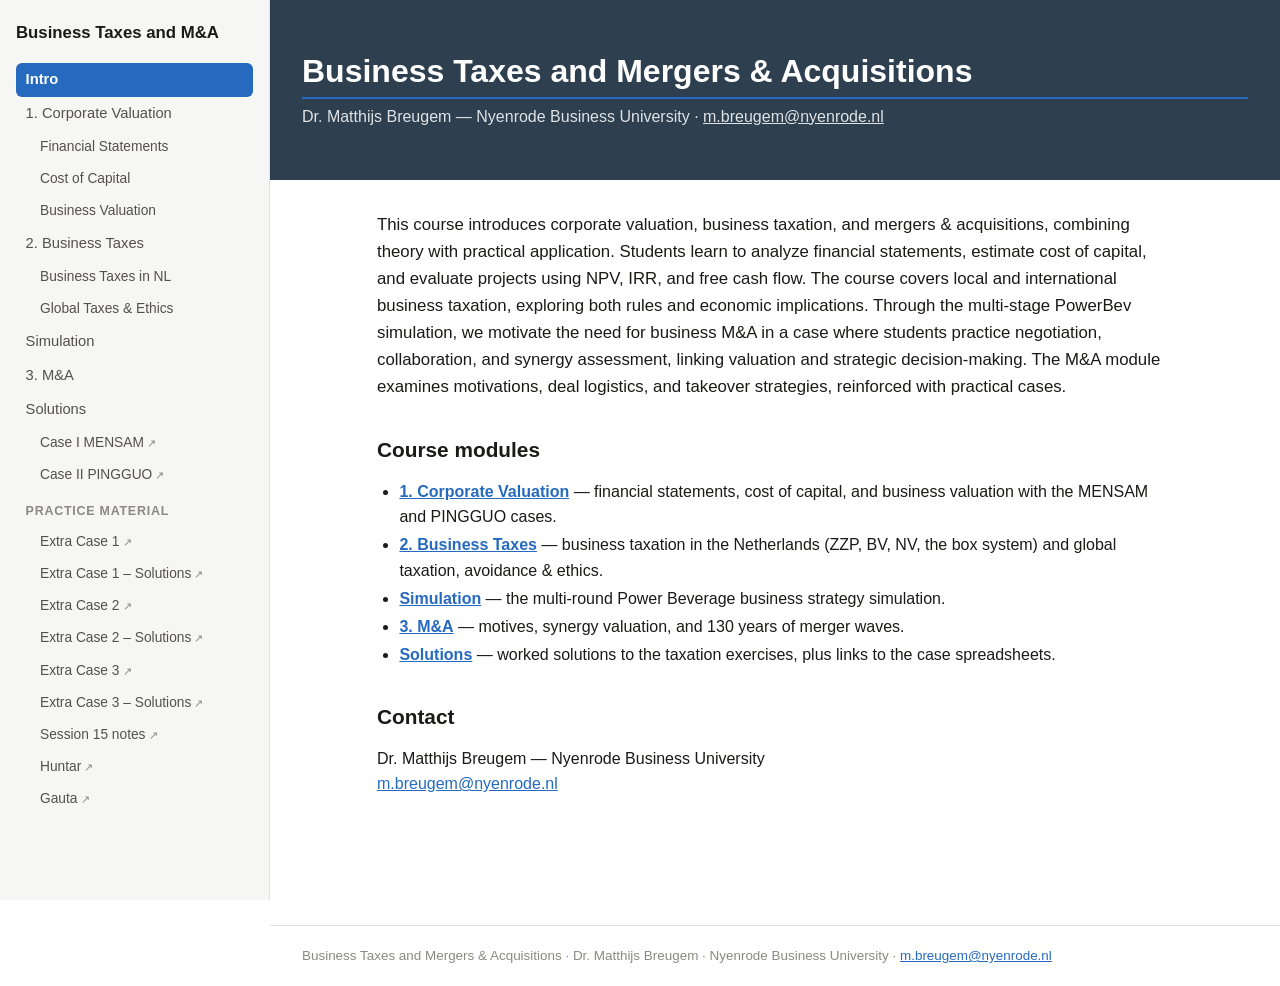
<file: course-btandma/index.html>
<!DOCTYPE html>
<html lang="en">
<head>
<meta charset="utf-8">
<meta name="viewport" content="width=device-width, initial-scale=1">
<title>Business Taxes and M&A</title>
<link rel="stylesheet" href="assets/style.css">

</head>
<body>
<div class="layout">
  <aside class="sidebar" id="sidebar">
    <p class="site-title"><a href="index.html">Business Taxes and M&amp;A</a></p>
    <button class="menu-toggle" onclick="document.getElementById('sidebar').classList.toggle('open')">Menu</button>
    <nav aria-label="Course navigation">
<ul>
<li><a class="current" href="index.html">Intro</a></li>
<li><a href="1-corporate-valuation.html">1. Corporate Valuation</a></li>
<li class="sub"><a href="1-corporate-valuation.html#financial-statements">Financial Statements</a></li>
<li class="sub"><a href="1-corporate-valuation.html#cost-of-capital">Cost of Capital</a></li>
<li class="sub"><a href="1-corporate-valuation.html#business-valuation">Business Valuation</a></li>
<li><a href="2-business-taxes.html">2. Business Taxes</a></li>
<li class="sub"><a href="2-business-taxes.html#business-taxes-nl">Business Taxes in NL</a></li>
<li class="sub"><a href="2-business-taxes.html#global-taxes-ethics">Global Taxes &amp; Ethics</a></li>
<li><a href="simulation.html">Simulation</a></li>
<li><a href="3-ma.html">3. M&amp;A</a></li>
<li><a href="solutions.html">Solutions</a></li>
<li class="sub"><a class="ext" href="https://docs.google.com/spreadsheets/d/1AKYgdZJKp82ACM8seIao74kd-YkLXqm6WpsDRqIO0C4/edit?usp=sharing" target="_blank" rel="noopener">Case I MENSAM</a></li>
<li class="sub"><a class="ext" href="https://docs.google.com/spreadsheets/d/1_UE7YuPjJm_5Q2ULqTCzkEnc_aRzioE3bMQl29XqypU/edit?usp=sharing" target="_blank" rel="noopener">Case II PINGGUO</a></li>
<li class="group-label">Practice Material</li>
<li class="sub"><a class="ext" href="https://docs.google.com/document/d/1RaQt3MHQhDhOJccQmWXWr123S0y1-EudhYVnQRnYARo/edit?usp=sharing" target="_blank" rel="noopener">Extra Case 1</a></li>
<li class="sub"><a class="ext" href="https://docs.google.com/spreadsheets/d/1cI4_pOSx-J7PxYtdnIkaapqxz9mV8I_VAZ8dGdpHpuo/edit?usp=sharing" target="_blank" rel="noopener">Extra Case 1 – Solutions</a></li>
<li class="sub"><a class="ext" href="https://docs.google.com/document/d/1TQ8Mklstw9So88s5jjLc1GtKm1LRlOWlB0c-oa1F334/edit?usp=sharing" target="_blank" rel="noopener">Extra Case 2</a></li>
<li class="sub"><a class="ext" href="https://docs.google.com/spreadsheets/d/1PbVe_phB4sil8fT47a6y6RoDVMxHSNI5wu9qeYNd1vg/edit?usp=sharing" target="_blank" rel="noopener">Extra Case 2 – Solutions</a></li>
<li class="sub"><a class="ext" href="https://docs.google.com/document/d/1UvmWn2306PM7io5_K8LZj2IIomTXO_YyPxxfIF4Zumg/edit?usp=sharing" target="_blank" rel="noopener">Extra Case 3</a></li>
<li class="sub"><a class="ext" href="https://docs.google.com/spreadsheets/d/1K08Mdif3W6gg2gpkGx_RgpxbOujEmFjGdyx_UzQjQE8/edit?usp=sharing" target="_blank" rel="noopener">Extra Case 3 – Solutions</a></li>
<li class="sub"><a class="ext" href="https://docs.google.com/document/d/1BmODT3ycJGjC6gt7Z8aGFt2gMJKeXoQJKlur7vl3bgQ/edit?usp=sharing" target="_blank" rel="noopener">Session 15 notes</a></li>
<li class="sub"><a class="ext" href="https://docs.google.com/forms/d/e/1FAIpQLScW44AQgo0uiu3OuEoFyzgQgUxs6cYB4H73xrgadxQdvSxgug/viewform?usp=dialog" target="_blank" rel="noopener">Huntar</a></li>
<li class="sub"><a class="ext" href="https://forms.gle/ddbmNpf7eZy32ZJ48" target="_blank" rel="noopener">Gauta</a></li>
</ul>
    </nav>
  </aside>
  <main class="content">
    <header class="hero">
      <h1>Business Taxes and Mergers &amp; Acquisitions</h1>
      <p>Dr. Matthijs Breugem — Nyenrode Business University · <a href="mailto:m.breugem@nyenrode.nl">m.breugem@nyenrode.nl</a></p>
    </header>
    <div class="page-inner">
<p class="lead">This course introduces corporate valuation, business taxation, and mergers &amp;
acquisitions, combining theory with practical application. Students learn to analyze financial
statements, estimate cost of capital, and evaluate projects using NPV, IRR, and free cash flow.
The course covers local and international business taxation, exploring both rules and economic
implications. Through the multi-stage PowerBev simulation, we motivate the need for business
M&amp;A in a case where students practice negotiation, collaboration, and synergy assessment,
linking valuation and strategic decision-making. The M&amp;A module examines motivations, deal
logistics, and takeover strategies, reinforced with practical cases.</p>

<h2>Course modules</h2>
<ul>
  <li><a href="1-corporate-valuation.html"><strong>1. Corporate Valuation</strong></a> —
      financial statements, cost of capital, and business valuation with the MENSAM and PINGGUO cases.</li>
  <li><a href="2-business-taxes.html"><strong>2. Business Taxes</strong></a> —
      business taxation in the Netherlands (ZZP, BV, NV, the box system) and global taxation, avoidance &amp; ethics.</li>
  <li><a href="simulation.html"><strong>Simulation</strong></a> —
      the multi-round Power Beverage business strategy simulation.</li>
  <li><a href="3-ma.html"><strong>3. M&amp;A</strong></a> —
      motives, synergy valuation, and 130 years of merger waves.</li>
  <li><a href="solutions.html"><strong>Solutions</strong></a> —
      worked solutions to the taxation exercises, plus links to the case spreadsheets.</li>
</ul>

<h2>Contact</h2>
<p>Dr. Matthijs Breugem — Nyenrode Business University<br>
<a href="mailto:m.breugem@nyenrode.nl">m.breugem@nyenrode.nl</a></p>

    </div>
    <footer class="site-footer">
      Business Taxes and Mergers &amp; Acquisitions · Dr. Matthijs Breugem · Nyenrode Business University ·
      <a href="mailto:m.breugem@nyenrode.nl">m.breugem@nyenrode.nl</a>
    </footer>
  </main>
</div>
</body>
</html>
</file>
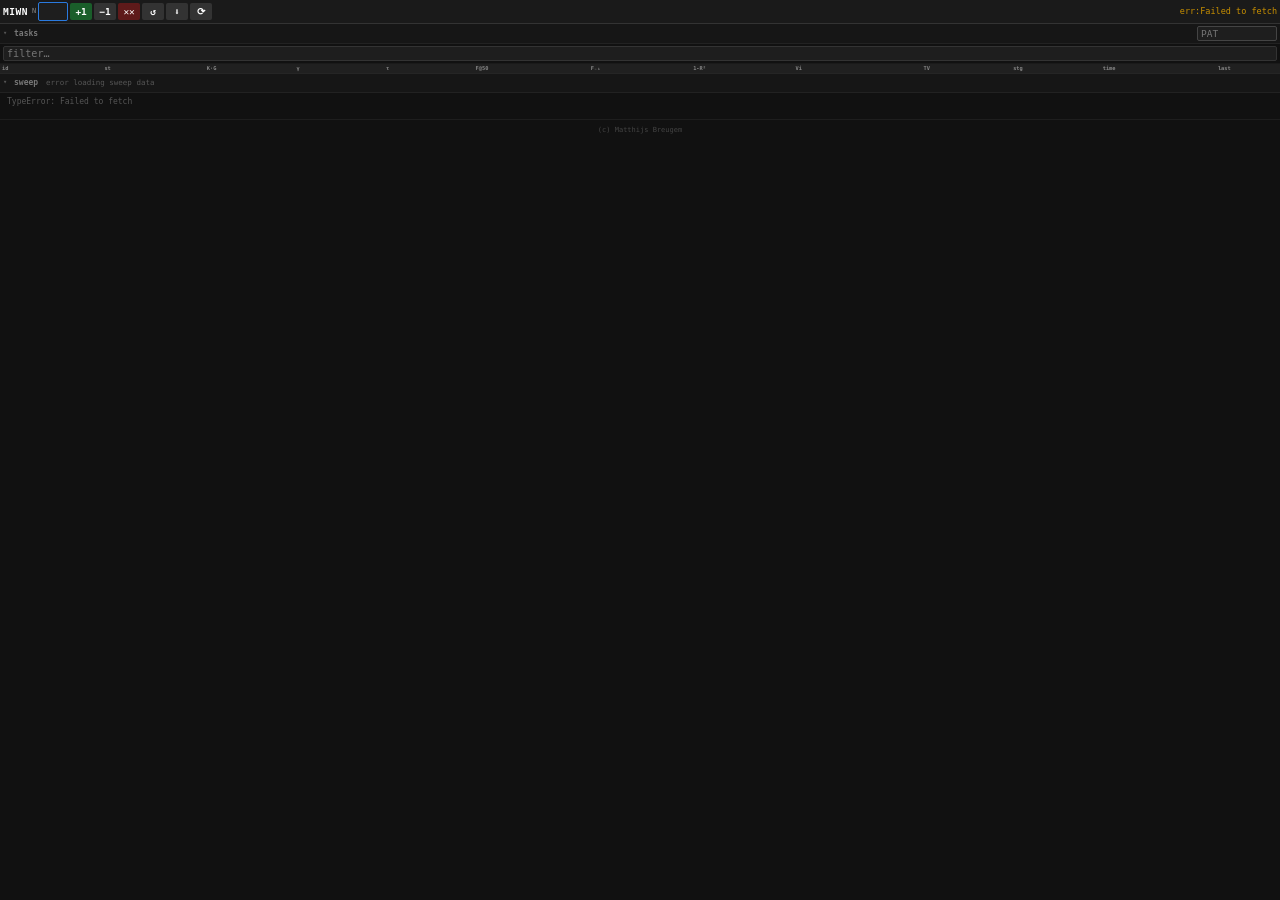
<file: runner/web/index.html>
<!doctype html>
<html lang="en">
<head>
<meta charset="utf-8">
<title>MIWN runner</title>
<meta name="viewport" content="width=device-width,initial-scale=1,maximum-scale=1">
<style>
  :root {
    --bg:#111; --fg:#ccc; --muted:#666;
    --done:#2a9a30; --ready:#3a8ef7; --claimed:#c99000;
    --bailed:#d03010; --blocked:#555; --skip:#444;
    --hdr:#202020; --rowalt:#161616; --border:#252525;
  }
  *, *::before, *::after { box-sizing: border-box; }
  html, body { margin:0; padding:0; overflow-x:hidden; max-width:100vw; width:100%; }
  body {
    font-family: ui-monospace, 'Menlo', monospace;
    font-size: 7.6px;
    line-height: 1.25;
    background: var(--bg);
    color: var(--fg);
  }

  /* ── top bar ── */
  #bar {
    position: sticky; top:0; z-index:20;
    background: #1a1a1a; border-bottom: 1px solid #333;
    padding: 2px 3px;
    display: flex; flex-wrap: nowrap; gap: 2px; align-items: center;
    overflow: hidden; max-width: 100vw;
  }
  #brand { font-size: 9.5px; font-weight: 900; color: #fff; letter-spacing: 0.5px; flex-shrink:0; }
  .btn {
    font-family: inherit; font-size: 9.5px; font-weight: 700;
    border: none; border-radius: 2px; padding: 3px 0;
    width: 22px; text-align: center;
    cursor: pointer; color: #fff; white-space: nowrap; flex-shrink:0;
    background:#333;
  }
  .b-go   { background:#1a5e2a; }
  .b-kill { background:#5e1a1a; }
  .nlabel { font-size:7px; color:#888; flex-shrink:0; margin-left:2px; }
  #nworkers {
    font-family: inherit; font-weight: 900; font-size: 13px; color: #fff;
    background:#1e1e1e; border:1px solid #2a7adf; border-radius:2px;
    width:30px; text-align:center; padding:1px 0; flex-shrink:0;
  }
  #pat-input {
    font-family: inherit; font-size: 9.5px;
    background: #1e1e1e; color: #bbb; border: 1px solid #444;
    border-radius: 2px; padding: 1px 3px;
    width: min(80px,20vw); min-width:0; flex-shrink:1;
  }
  #meta-right { margin-left:auto; font-size:7px; color:var(--muted); white-space:nowrap; flex-shrink:1; min-width:0; }
  #status-msg { font-size:8.5px; color:var(--claimed); white-space:nowrap; flex-shrink:0; }

  /* ── collapsible sections ── */
  .sec-hdr {
    display: flex; align-items: center; gap: 3px;
    padding: 2px 3px; cursor: pointer;
    background: #161616; border-bottom: 1px solid #222;
    user-select: none;
  }
  .sec-hdr:hover { background: #1c1c1c; }
  .chev { font-size: 7px; color: #555; width: 8px; flex-shrink:0; line-height:1; }
  .sec-label { font-size: 8px; font-weight: 700; color: #777; flex-shrink:0; margin-right:2px; }
  .sec-body.collapsed { display: none; }

  /* ── summary pills ── */
  #pills { display:flex; flex-wrap:nowrap; gap:2px; align-items:center; flex:1; min-width:0; overflow:hidden; }
  .pill {
    font-size:8px; font-weight:700; padding:1px 5px;
    border-radius:2px; cursor:pointer; color:#fff; white-space:nowrap; flex-shrink:0;
  }
  .pill.done    { background:var(--done); }
  .pill.ready   { background:var(--ready); }
  .pill.claimed { background:var(--claimed); }
  .pill.blocked { background:var(--blocked); }
  .pill.bailed  { background:var(--bailed); }
  .pill.skip    { background:var(--skip); }
  .pill.total   { background:#2a2a2a; padding:1px 3px; }

  /* ── filter bar ── */
  #filterbar {
    padding: 2px 3px; border-bottom:1px solid #1a1a1a;
    display:flex; gap:2px; align-items:center;
  }
  #filter {
    font-family:inherit; font-size:10.1px;
    background:#1e1e1e; color:#ccc; border:1px solid #333;
    border-radius:2px; padding:1px 3px; flex:1; min-width:0;
  }

  /* ── sweep section ── */
  #sweep-meta { font-size:7.5px; color:#555; padding:2px 3px 3px; }
  .sw-tbl { width:100%; border-collapse:collapse; }
  .sw-tbl th, .sw-tbl td { font-size:8px; padding:1px 4px; text-align:right; }
  .sw-tbl th { color:#666; font-weight:400; border-bottom:1px solid #2a2a2a; }
  .sw-tbl td:first-child, .sw-tbl th:first-child { text-align:left; }
  .sw-tbl tr:nth-child(even) td { background:#151515; }
  .sw-r2-good { color:var(--done); }
  .sw-r2-mid  { color:var(--claimed); }
  .sw-r2-high { color:var(--bailed); }
  #sweep-body { padding: 0 3px 4px; }

  /* ── footer ── */
  #footer { font-size:7px; color:#444; text-align:center; padding:6px 0 4px; border-top:1px solid #1e1e1e; margin-top:4px; }

  /* ── tasks table ── */
  table { border-collapse:collapse; table-layout:fixed; width:100%; max-width:100%; font-size:7.6px; }
  colgroup col { overflow:hidden; }
  th, td { padding:0 2px; border-bottom:1px solid var(--border); white-space:nowrap; overflow:hidden; text-overflow:ellipsis; line-height:1.3; min-width:0; }
  th { background:var(--hdr); font-weight:700; font-size:5.3px; color:#888; cursor:pointer; text-align:left; height:9px; }
  th:hover { background:#2a2a2a; }
  tr:nth-child(even) td { background:var(--rowalt); }
  td { height:12px; }
  .st-done    { color:var(--done);    font-weight:700; }
  .st-ready   { color:var(--ready);   font-weight:700; }
  .st-claimed { color:var(--claimed); font-weight:700; }
  .st-blocked { color:var(--blocked); }
  .st-bailed  { color:var(--bailed);  font-weight:700; }
  .st-skip    { color:var(--skip); }
  .enorm  { color:var(--done); }
  .muted  { color:var(--muted); }
  .err    { color:var(--bailed); }
  .dim    { color:#888; }
  .stage-a { color:#b08000; font-weight:700; }
  .stage-n { color:#2a7adf; font-weight:700; }
  tr.row-claimed td { background:#1a1200 !important; }
  tr:hover td { filter:brightness(1.25); }
</style>
</head>
<body>

<div id="bar">
  <span id="brand">MIWN</span>
  <span class="nlabel">N</span><input id="nworkers" type="number" min="0" max="16"
    onchange="setWorkers(this.value)" title="target permanent workers (writes runner.config.json)">
  <button class="btn b-go"   onclick="bumpWorkers(1)"  title="add a permanent worker (N+1)">+1</button>
  <button class="btn"        onclick="bumpWorkers(-1)" title="remove one (N-1)">&minus;1</button>
  <button class="btn b-kill" onclick="stopAll()" title="stop all: N=0 + cancel runs">&#x2715;&#x2715;</button>
  <button class="btn"        onclick="resetBailed()">&#x21BA;</button>
  <button class="btn"        onclick="downloadAll()">&#x2B07;</button>
  <button class="btn"        onclick="loadAll()">&#x27F3;</button>
  <span id="meta-right"><span id="site-mod"></span></span>
  <span id="status-msg"></span>
</div>

<!-- ── TASKS section ── -->
<div class="sec-hdr" onclick="toggleSection('tasks')">
  <span class="chev" id="chev-tasks">&#x25BE;</span>
  <span class="sec-label">tasks</span>
  <div id="pills"></div>
  <input type="password" id="pat-input" placeholder="PAT" oninput="savePat()" onclick="event.stopPropagation()">
</div>
<div class="sec-body" id="sec-tasks">
  <div id="filterbar">
    <input type="text" id="filter" placeholder="filter…" oninput="renderTasks()">
  </div>
  <table>
    <colgroup>
      <col style="width:8%">
      <col style="width:8%">
      <col style="width:7%">
      <col style="width:7%">
      <col style="width:7%">
      <col style="width:9%">
      <col style="width:8%">
      <col style="width:8%">
      <col style="width:10%">
      <col style="width:7%">
      <col style="width:7%">
      <col style="width:9%">
      <col style="width:5%">
    </colgroup>
    <thead><tr>
      <th onclick="sortBy('id')">id</th>
      <th onclick="sortBy('status')">st</th>
      <th class="dim">K&#xB7;G</th>
      <th class="dim" onclick="sortBy('gamma')">&#x3B3;</th>
      <th class="dim" onclick="sortBy('tau')">&#x3C4;</th>
      <th onclick="sortBy('F_max')">F@50</th>
      <th>F&#x208B;&#x2081;</th>
      <th>1-R&#xB2;</th><th>Vi</th><th>TV</th>
      <th>stg</th>
      <th onclick="sortBy('completed_at')">time</th>
      <th>last</th>
    </tr></thead>
    <tbody id="task-body"></tbody>
  </table>
</div>

<!-- ── SWEEP section ── -->
<div class="sec-hdr" onclick="toggleSection('sweep')">
  <span class="chev" id="chev-sweep">&#x25BE;</span>
  <span class="sec-label">sweep</span>
  <span id="sweep-meta"></span>
</div>
<div class="sec-body" id="sec-sweep">
  <div id="sweep-body"></div>
</div>

<script>
  const OWNER="mhpbreugem", REPO="MIWN", BRANCH="main", PROJECT="MIWN";
  let taskData=null, progressData={};
  let sortCol="id", sortAsc=true;
  let taskMap=new Map();

  function getPat(){return localStorage.getItem('fpf_pat')||'';}
  function savePat(){const v=document.getElementById('pat-input').value.trim();v?localStorage.setItem('fpf_pat',v):localStorage.removeItem('fpf_pat');}
  window.addEventListener('DOMContentLoaded',()=>{const p=getPat();if(p)document.getElementById('pat-input').value=p;loadWorkers();});

  function setMsg(t,ms=0){const e=document.getElementById('status-msg');e.textContent=t;if(ms)setTimeout(()=>e.textContent='',ms);}

  // ── section toggle ────────────────────────────────────────────────────────
  const _open={tasks:true,sweep:true};
  (()=>{try{Object.assign(_open,JSON.parse(localStorage.getItem('fpf_sec')||'{}'));}catch{}})();

  function toggleSection(name){
    _open[name]=!_open[name];
    document.getElementById('sec-'+name).classList.toggle('collapsed',!_open[name]);
    document.getElementById('chev-'+name).innerHTML=_open[name]?'&#x25BE;':'&#x25B8;';
    if(name==='sweep'&&_open[name]&&!_sweepLoaded){loadSweep();_sweepLoaded=true;}
    try{localStorage.setItem('fpf_sec',JSON.stringify(_open));}catch{}
  }

  // apply persisted state on load
  window.addEventListener('DOMContentLoaded',()=>{
    ['tasks','sweep'].forEach(name=>{
      if(!_open[name]){
        document.getElementById('sec-'+name).classList.add('collapsed');
        document.getElementById('chev-'+name).innerHTML='&#x25B8;';
      }
    });
  });

  // ── action buttons ────────────────────────────────────────────────────────
  // Kick a run now (uses N from config). The schedule also runs it automatically.
  async function dispatchRun(){
    const pat=getPat();if(!pat){setMsg('PAT required',3000);return false;}
    try{
      const res=await fetch(`https://api.github.com/repos/${OWNER}/${REPO}/actions/workflows/solve.yml/dispatches`,
        {method:'POST',headers:{Authorization:`token ${pat}`,'Content-Type':'application/json'},
         body:JSON.stringify({ref:BRANCH})});
      if(!res.ok)throw new Error(res.status);
      return true;
    }catch(e){setMsg(`✗ dispatch ${e.message}`,4000);return false;}
  }

  // +1 / -1: change the permanent target N (and kick a run so it applies promptly).
  async function bumpWorkers(d){
    const el=document.getElementById('nworkers');
    const cur=parseInt(el && el.value,10); const base=Number.isFinite(cur)?cur:2;
    const ok=await setWorkers(base+d);
    if(ok) await dispatchRun();
  }

  // N = target number of workers always running. Reads/writes runner.config.json.
  async function loadWorkers(){
    try{
      const cfg=await apiContent('todo/runner.config.json');
      const el=document.getElementById('nworkers');
      if(el&&document.activeElement!==el) el.value=(cfg.workers??2);
    }catch(e){}
  }
  async function setWorkers(v){
    const n=Math.max(0,Math.min(16,parseInt(v,10)||0));
    const pat=getPat();if(!pat){setMsg('PAT required for N',3000);return false;}
    setMsg('setting N…');
    try{
      const path='todo/runner.config.json';
      const meta=await fj(`https://api.github.com/repos/${OWNER}/${REPO}/contents/${path}?ref=${BRANCH}`);
      const cfg=JSON.parse(decB64(meta.content));
      cfg.workers=n;
      const body=JSON.stringify({message:`set workers=${n}`,content:encB64(JSON.stringify(cfg,null,2)+'\n'),sha:meta.sha,branch:BRANCH});
      const r=await fetch(`https://api.github.com/repos/${OWNER}/${REPO}/contents/${path}`,
        {method:'PUT',headers:{Authorization:`token ${pat}`,'Content-Type':'application/json'},body});
      if(!r.ok)throw new Error(await r.text());
      document.getElementById('nworkers').value=n;
      setMsg(`✓ N=${n} permanent workers`,3000);
      return true;
    }catch(e){setMsg(`✗ ${e.message}`,5000);return false;}
  }

  async function cancelRuns(){
    const pat=getPat();if(!pat)return 0;
    const runs=await fj(`https://api.github.com/repos/${OWNER}/${REPO}/actions/runs?status=in_progress&per_page=50`);
    const active=(runs.workflow_runs||[]);
    await Promise.all(active.map(r=>fetch(
      `https://api.github.com/repos/${OWNER}/${REPO}/actions/runs/${r.id}/cancel`,
      {method:'POST',headers:{Authorization:`token ${pat}`}})));
    return active.length;
  }

  // Stop the pool: set N=0 (so nothing refills) and cancel any in-progress runs.
  async function stopAll(){
    if(!confirm('Stop all workers? Sets N=0 and cancels running jobs.'))return;
    const pat=getPat();if(!pat){setMsg('PAT required',3000);return;}
    setMsg('stopping…');
    try{
      await setWorkers(0);
      const k=await cancelRuns();
      setMsg(`✓ N=0, cancelled ${k} run(s)`,4000);
    }catch(e){setMsg(`✗ ${e.message}`,4000);}
  }

  async function resetBailed(){
    const pat=getPat();if(!pat){setMsg('PAT required',3000);return;}
    setMsg('resetting bailed…');
    try{
      const qpath=`todo/TASK_QUEUE.json`;
      const meta=await fj(`https://api.github.com/repos/${OWNER}/${REPO}/contents/${qpath}?ref=${BRANCH}`);
      const q=JSON.parse(decB64(meta.content));
      let n=0;
      const cutoff=Date.now()-15*60*1000;   // claims older than 15 min are orphaned (solve cap ~10 min)
      (q.tasks||[]).forEach(t=>{
        if(t.status==='bailed'||t.status==='skip'){t.status='ready';delete t.result;n++;}
        else if(t.status==='claimed'&&t.claimed_at&&new Date(t.claimed_at).getTime()<cutoff){
          t.status='ready';delete t.claimed_by;delete t.claimed_at;n++;}
      });
      if(!n){setMsg('nothing to reset (no bailed/skip/stale)',3000);return;}
      q.updated_at=new Date().toISOString();
      const body=JSON.stringify({message:`reset ${n} bailed/skip/stale -> ready`,content:encB64(JSON.stringify(q,null,2)+'\n'),sha:meta.sha,branch:BRANCH});
      const r=await fetch(`https://api.github.com/repos/${OWNER}/${REPO}/contents/${qpath}`,
        {method:'PUT',headers:{Authorization:`token ${pat}`,'Content-Type':'application/json'},body});
      if(!r.ok)throw new Error(await r.text());
      setMsg(`✓ reset ${n} bailed → ready`,4000);
      await loadAll();
    }catch(e){setMsg(`✗ ${e.message}`,5000);}
  }

  // ── fetch helpers ─────────────────────────────────────────────────────────
  function rawUrl(p){return`https://raw.githubusercontent.com/${OWNER}/${REPO}/${BRANCH}/${p}`;}
  function apiUrl(p){return`https://api.github.com/repos/${OWNER}/${REPO}/contents/${p}?ref=${BRANCH}`;}
  function authH(){const p=getPat();return p?{Authorization:`token ${p}`}:{};}
  async function fj(url){const r=await fetch(url,{cache:"no-store",headers:authH()});if(!r.ok)throw new Error(r.status);return r.json();}
  function encB64(s){const u=new TextEncoder().encode(s);let b='';for(let i=0;i<u.length;i+=0x8000)b+=String.fromCharCode.apply(null,u.subarray(i,i+0x8000));return btoa(b);}
  function decB64(x){const bin=atob(String(x).replace(/\n/g,''));return new TextDecoder().decode(Uint8Array.from(bin,c=>c.charCodeAt(0)));}
  async function apiContent(path){const m=await fj(apiUrl(path));if(m.content)return JSON.parse(decB64(m.content));return fj(rawUrl(path));}

  function esc(s){return String(s).replace(/&/g,"&amp;").replace(/</g,"&lt;").replace(/>/g,"&gt;");}

  // ── formatting helpers ────────────────────────────────────────────────────
  const _sidCache=new Map();
  function shortId(id){
    if(_sidCache.has(id))return _sidCache.get(id);
    const s=id.replace(/^g0*(\d+)_t0*(\d+)$/,(_,g,t)=>`g${g}t${t}`).slice(0,12);
    _sidCache.set(id,s);return s;
  }
  function sig3(v){return v!=null?parseFloat(Number(v).toPrecision(3)):null;}
  function sig4(v){return v!=null?parseFloat(Number(v).toPrecision(4)):null;}
  function fmtF(v){if(v==null)return"—";return Number(v).toExponential(0);}
  function fmtR2(v){if(v==null)return"—";return Number(v).toFixed(4).replace(/^0/,"");}
  function fmtSig3(v){const n=sig3(v);return n!=null?String(n):"—";}
  function fmtDate(iso){const d=new Date(iso);return`${String(d.getHours()).padStart(2,'0')}:${String(d.getMinutes()).padStart(2,'0')}`;}

  function stageStr(pr){
    if(!pr)return'';
    const p=(pr.extra||{}).phase||null, it=pr.iter??'';
    if(p==="mp_newton"||p==="newton") return`<span class="stage-n">N${it}</span>`;
    if(p==="anderson")                return`<span class="stage-a">A${it}</span>`;
    if(p==="picard")                  return`<span class="stage-a">P${it}</span>`;
    return it!==''?`i${it}`:'';
  }

  function fmtKG(t){
    if(!t)return'';
    const K=t.K??t.solver_params?.K??3;
    const G=t.G??t.solver_params?.G??t.solver_params?.G_inner??16;
    return`<span class="dim">${K}&#xB7;${typeof G==='number'?String(G).padStart(2,'0'):G}</span>`;
  }

  function fmtLast(iso){
    if(!iso)return'';
    const s=(Date.now()-new Date(iso).getTime())/1000;
    return s<60?`${Math.floor(s)}s`:s<3600?`${Math.floor(s/60)}m`:`${(s/3600).toFixed(1)}h`;
  }

  function fmtTime(t,pr){
    if(t.completed_at)return fmtDate(t.completed_at);
    const iso=t.claimed_at||pr?.started_at;
    if(iso){const s=(Date.now()-new Date(iso).getTime())/1000;return s<3600?`${Math.floor(s/60)}m`:`${(s/3600).toFixed(1)}h`;}
    return'';
  }

  // ── task loading ──────────────────────────────────────────────────────────
  let _qSha=null;
  async function loadTasks(){
    if(getPat()){
      const m=await fj(apiUrl(`todo/TASK_QUEUE.json`));
      if(m.sha===_qSha)return;
      _qSha=m.sha;
      taskData=JSON.parse(decB64(m.content));
    }else{
      taskData=await fj(rawUrl(`todo/TASK_QUEUE.json`));
    }
    taskMap=new Map((taskData.tasks||[]).map(t=>[t.id,t]));
    renderTasks();
    loadProgress().catch(()=>{});
    const sm=document.getElementById("site-mod");
    if(sm&&taskData.updated_at){
      const d=new Date(taskData.updated_at);
      sm.textContent=`${String(d.getHours()).padStart(2,'0')}:${String(d.getMinutes()).padStart(2,'0')}`;
    }
  }

  function getDS(t){
    const pr=progressData[t.id];
    const fresh=pr&&pr.last_update&&(Date.now()-new Date(pr.last_update).getTime())<5400000;
    if(fresh&&(t.status==="ready"||t.status==="bailed"))return"claimed";
    return t.status;
  }

  const ST2={done:"done",ready:"ready",claimed:"claim",blocked:"block",bailed:"bailed",skip:"skip"};

  // claimed tasks show which worker holds them, e.g. "@2" (from claude-2-<runid>)
  function workerTag(t,pr){
    const w=(t&&t.claimed_by)||(pr&&pr.worker_id)||"";
    const m=w.match(/(?:claude-)?(\d+)/);
    return m?("@"+m[1]):(w?("@"+w.slice(0,4)):"@?");
  }

  function renderTasks(){
    if(!taskData)return;
    const tasks=taskData.tasks||[];
    const fv=(document.getElementById("filter")?.value||"").toLowerCase();
    const dsMap=new Map(tasks.map(t=>[t.id,getDS(t)]));

    const counts={};
    tasks.forEach(t=>{const ds=dsMap.get(t.id);counts[ds]=(counts[ds]||0)+1;});
    const order=["done","claimed","ready","blocked","bailed","skip"];
    document.getElementById("pills").innerHTML=
      order.filter(s=>counts[s]).map(s=>{
        const sel=fv===s?' style="outline:2px solid #fff"':'';
        return`<span class="pill ${s}"${sel} onclick="(function(){var f=document.getElementById('filter');f.value=f.value.toLowerCase()==='${s}'?'':'${s}';renderTasks();})()">${s[0]}:${counts[s]}</span>`;
      }).join("")+`<span class="pill total">#${tasks.length}</span>`;

    const filtered=tasks.filter(t=>{
      const ds=dsMap.get(t.id);
      if(ds==="blocked"&&!fv)return false;
      if(!fv)return true;
      // match id, status (raw + display), the worker that holds it (claimed_by /
      // "@N" tag — the relabeled st column), and the grid coords.
      return t.id.toLowerCase().includes(fv)||ds.toLowerCase().includes(fv)||
             String(t.status||"").toLowerCase().includes(fv)||
             String(t.claimed_by||"").toLowerCase().includes(fv)||
             workerTag(t,progressData[t.id]).toLowerCase().includes(fv)||
             String(t.gamma||"").includes(fv)||String(t.tau||"").includes(fv);
    });
    const sorted=[...filtered].sort((a,b)=>{
      let av=a[sortCol]??a.result?.[sortCol]??"";
      let bv=b[sortCol]??b.result?.[sortCol]??"";
      if(typeof av==="number"&&typeof bv==="number")return sortAsc?av-bv:bv-av;
      return sortAsc?String(av).localeCompare(String(bv)):String(bv).localeCompare(String(av));
    });

    document.getElementById("task-body").innerHTML=sorted.map(t=>{
      const pr=progressData[t.id];
      const ds=dsMap.get(t.id);
      const isCl=ds==="claimed";
      const r=t.result||{};
      const fmaxDone=r.F_max!=null?fmtF(r.F_max):r.F_max_bound!=null?`&lt;${fmtF(r.F_max_bound)}`:"";
      const fStr=isCl?(pr?.ftol!=null?fmtF(pr.ftol):""):fmaxDone;
      const rc=isCl?' class="row-claimed"':'';
      const hist=pr?.ftol_history||[];
      const fPrev=isCl&&hist.length>=2?fmtF(hist[hist.length-2]):"";
      return`<tr${rc}>
        <td>${esc(shortId(t.id))}</td>
        <td class="st-${ds}">${ds==="claimed"?workerTag(t,pr):(ST2[ds]||ds.slice(0,4))}</td>
        <td>${fmtKG(t)}</td>
        <td class="dim">${sig4(t.gamma)??""}</td>
        <td class="dim">${sig4(t.tau)??""}</td>
        <td class="enorm">${fStr}</td>
        <td class="muted">${fPrev}</td>
        <td>${ds==="done"?fmtR2(r["1-R2"]):""}</td>
        <td class="muted">${ds==="done"&&r.Vi!=null?Number(r.Vi).toFixed(2):"—"}</td>
        <td class="muted">${ds==="done"?fmtSig3(r.TV):""}</td>
        <td>${isCl?stageStr(pr):""}</td>
        <td class="muted">${fmtTime(t,pr)}</td>
        <td class="muted">${isCl?fmtLast(pr?.last_update):""}</td>
      </tr>`;
    }).join("");
  }

  function sortBy(col){if(sortCol===col)sortAsc=!sortAsc;else{sortCol=col;sortAsc=true;}renderTasks();}

  const _prevFtol={};
  async function loadProgress(){
    if(!taskData)return;
    const claimed=taskData.tasks.filter(t=>t.status==="claimed");
    const claimedIds=new Set(claimed.map(t=>t.id));
    for(const id of Object.keys(progressData)){if(!claimedIds.has(id))delete progressData[id];}
    await Promise.all(claimed.map(async t=>{
      const path=`todo/progress/${t.id}.json`;
      try{
        const d=getPat()?await apiContent(path):await fj(rawUrl(path));
        if(progressData[t.id]?.ftol!=null)_prevFtol[t.id]=progressData[t.id].ftol;
        progressData[t.id]=d;
      }catch(e){if(String(e.message)==='404')delete progressData[t.id];}
    }));
    renderTasks();
  }

  function taskById(id){return taskMap.get(id)||null;}

  async function downloadAll(){
    if(!taskData){alert('Load tasks first');return;}
    const eligible=(taskData.tasks||[]).filter(t=>
      t.status==="done"&&!t.test&&t.checkpoint&&Number(t.result?.F_max)<1e-50);
    if(!eligible.length){setMsg('No emin100 solutions yet',3000);return;}
    setMsg('Loading JSZip…');
    if(!window.JSZip){
      await new Promise((res,rej)=>{
        const s=document.createElement('script');
        s.src='https://cdnjs.cloudflare.com/ajax/libs/jszip/3.10.1/jszip.min.js';
        s.onload=res;s.onerror=()=>rej(new Error('JSZip load failed'));
        document.head.appendChild(s);
      });
    }
    const zip=new JSZip();
    zip.file('metadata.json',JSON.stringify(eligible.map(t=>({
      id:t.id,gamma:t.gamma,tau:t.tau,G:t.G,K:t.K,
      result:t.result,completed_at:t.completed_at,checkpoint:t.checkpoint
    })),null,2));
    let n=0;
    setMsg(`Fetching 0/${eligible.length}…`);
    await Promise.all(eligible.map(async t=>{
      try{
        const r=await fetch(`https://raw.githubusercontent.com/${OWNER}/${REPO}/${BRANCH}/${t.checkpoint}`,{headers:authH()});
        if(!r.ok)return;
        zip.file(t.checkpoint.split('/').pop(),await r.arrayBuffer());
        setMsg(`Fetching ${++n}/${eligible.length}…`);
      }catch{}
    }));
    setMsg('Zipping…');
    const blob=await zip.generateAsync({type:'blob',compression:'STORE'});
    const a=document.createElement('a');
    a.href=URL.createObjectURL(blob);
    a.download=`REZN_emin100_${new Date().toISOString().slice(0,10)}.zip`;
    a.click();URL.revokeObjectURL(a.href);
    setMsg(`✓ ${n}/${eligible.length} files + metadata.json`,5000);
  }

  // ── poll loops ────────────────────────────────────────────────────────────
  const POLL_MS=120000, PROGRESS_MS=60000;
  let _lp=null,_lq=null,_initTime=Date.now();
  async function pollProgress(){try{await loadProgress();_lp=Date.now();}catch{}}
  async function pollQueue(){
    try{await loadTasks();_lq=Date.now();}
    catch(e){setMsg(`err:${e.message}`,5000);}
  }
  async function loadAll(){await Promise.all([pollProgress(),pollQueue()]);}

  pollQueue();pollProgress();
  setInterval(()=>{if(!document.hidden)pollProgress();},PROGRESS_MS);
  setInterval(()=>{if(!document.hidden)pollQueue();},POLL_MS);

  // Keep the pool topped to N while the dashboard is open (uses the stored PAT):
  // if N>0 and no solve run is active, dispatch one. Server-side the */5 schedule
  // does the same when the page is closed, so N workers stay alive.
  async function keepAlive(){
    const pat=getPat(); if(!pat) return;
    const N=parseInt(document.getElementById('nworkers')?.value,10)||0;
    if(N<=0) return;
    try{
      const runs=await fj(`https://api.github.com/repos/${OWNER}/${REPO}/actions/workflows/solve.yml/runs?per_page=15`);
      const active=(runs.workflow_runs||[]).filter(r=>r.status!=='completed').length;
      if(active===0 && await dispatchRun()) setMsg('↻ pool refilled',3000);
    }catch(e){}
  }
  setInterval(()=>{if(!document.hidden)keepAlive();},120000);
  keepAlive();
  document.addEventListener('visibilitychange',()=>{
    if(document.hidden)return;
    const now=Date.now();
    if(now-_initTime<30000)return;
    if((!_lp||now-_lp>90000)&&(!_lq||now-_lq>90000))loadAll();
  });

  // ── sweep section ─────────────────────────────────────────────────────────
  let _sweepLoaded=false;

  function r2cls(v){return v<0.1?'sw-r2-good':v<0.5?'sw-r2-mid':'sw-r2-high';}

  async function loadSweep(){
    const metaEl=document.getElementById('sweep-meta');
    const body=document.getElementById('sweep-body');
    metaEl.textContent='loading…';
    try{
      const data=getPat()?await apiContent('projects/REZN/overnight/deficits.json'):await fj(rawUrl('projects/REZN/overnight/deficits.json'));
      if(!data.generated_at){
        metaEl.textContent='no results yet — run ODE Sweep workflow';
        body.innerHTML='';
        return;
      }
      const gen=data.generated_at.replace('T',' ').slice(0,16);
      metaEl.textContent=`τ=${data.tau}  γ₀=${data.anchor_gamma}  ${gen}`;

      const passes=data.passes||{};
      const pnames=Object.keys(passes).sort();
      if(!pnames.length){body.innerHTML='<div class="muted" style="padding:4px">No pass data.</div>';return;}

      // sparkline SVG for best pass
      const best=passes[pnames[pnames.length-1]]||[];
      const pts=best.filter(r=>r.one_minus_R2!=null);
      let svg='';
      if(pts.length>1){
        const W=Math.min(window.innerWidth-8,500),H=50;
        const xs=pts.map(r=>r.gamma),ys=pts.map(r=>r.one_minus_R2);
        const xlo=Math.min(...xs),xhi=Math.max(...xs),ylo=Math.min(...ys),yhi=Math.max(...ys);
        const px=x=>((Math.log10(x)-Math.log10(xlo))/(Math.log10(xhi)-Math.log10(xlo)))*(W-8)+4;
        const py=y=>H-4-((y-ylo)/(yhi-ylo||1))*(H-8);
        svg=`<svg width="${W}" height="${H}" style="display:block;margin:3px 0;background:#151515;border-radius:2px">
          <polyline points="${pts.map(r=>`${px(r.gamma).toFixed(1)},${py(r.one_minus_R2).toFixed(1)}`).join(' ')}" fill="none" stroke="#3a8ef7" stroke-width="1.2"/>
          <text x="4" y="9" fill="#444" font-size="6" font-family="monospace">1-R² vs γ  pass ${esc(pnames[pnames.length-1])}</text>
        </svg>`;
      }

      body.innerHTML=svg+pnames.map(pname=>{
        const rows=passes[pname]||[];
        const ok=rows.filter(r=>r.one_minus_R2!=null);
        return`<div style="margin-top:6px">
          <div style="font-size:7.5px;font-weight:700;color:#666;padding:1px 0">pass ${esc(pname)} &nbsp;${ok.length}/${rows.length}</div>
          <table class="sw-tbl">
            <thead><tr><th>γ</th><th>1-R²</th><th>F_mp</th><th>F_f64</th></tr></thead>
            <tbody>${rows.map(r=>{
              if(r.error)return`<tr><td>${r.gamma?.toFixed(4)??'?'}</td><td colspan="3" class="err">${esc(r.error)}</td></tr>`;
              const v=r.one_minus_R2;
              return`<tr><td>${r.gamma.toFixed(4)}</td><td class="${r2cls(v)}">${v.toFixed(5)}</td><td class="muted">${r.F_mp!=null?Number(r.F_mp).toExponential(1):'—'}</td><td class="muted">${r.F_f64!=null?Number(r.F_f64).toExponential(1):'—'}</td></tr>`;
            }).join('')}</tbody>
          </table>
        </div>`;
      }).join('');
    }catch(e){
      metaEl.textContent='error loading sweep data';
      body.innerHTML=`<div style="padding:4px;font-size:8px;color:#555">${esc(String(e))}</div>`;
    }
  }

  // load sweep on page start if section is open
  window.addEventListener('DOMContentLoaded',()=>{
    if(_open.sweep){loadSweep();_sweepLoaded=true;}
  });
</script>
<div id="footer">(c) Matthijs Breugem</div>
</body>
</html>
</file>
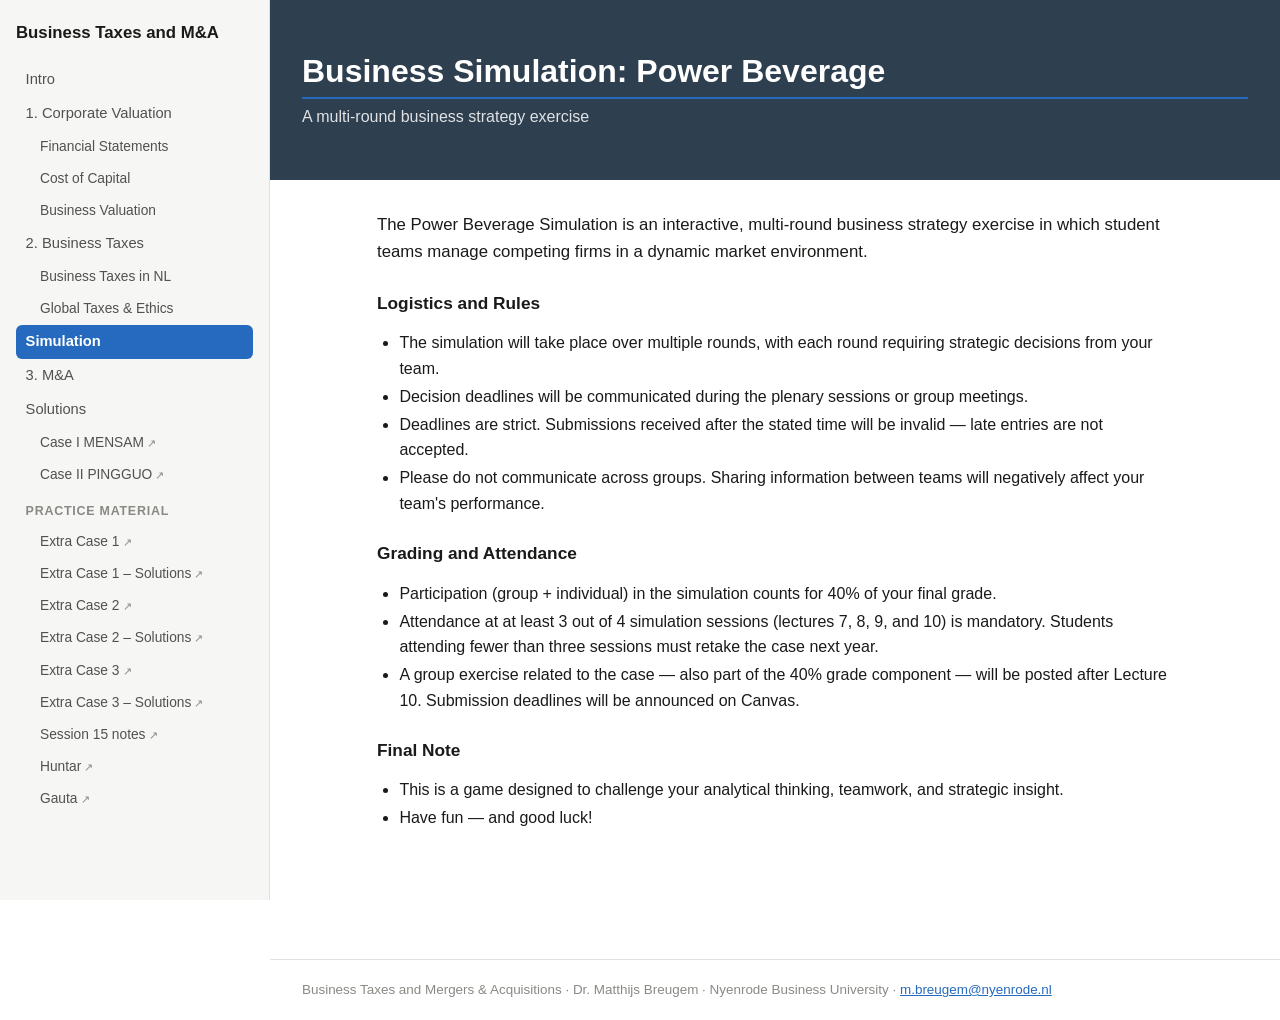
<file: course-btandma/simulation.html>
<!DOCTYPE html>
<html lang="en">
<head>
<meta charset="utf-8">
<meta name="viewport" content="width=device-width, initial-scale=1">
<title>Simulation — Business Taxes and M&A</title>
<link rel="stylesheet" href="assets/style.css">

</head>
<body>
<div class="layout">
  <aside class="sidebar" id="sidebar">
    <p class="site-title"><a href="index.html">Business Taxes and M&amp;A</a></p>
    <button class="menu-toggle" onclick="document.getElementById('sidebar').classList.toggle('open')">Menu</button>
    <nav aria-label="Course navigation">
<ul>
<li><a href="index.html">Intro</a></li>
<li><a href="1-corporate-valuation.html">1. Corporate Valuation</a></li>
<li class="sub"><a href="1-corporate-valuation.html#financial-statements">Financial Statements</a></li>
<li class="sub"><a href="1-corporate-valuation.html#cost-of-capital">Cost of Capital</a></li>
<li class="sub"><a href="1-corporate-valuation.html#business-valuation">Business Valuation</a></li>
<li><a href="2-business-taxes.html">2. Business Taxes</a></li>
<li class="sub"><a href="2-business-taxes.html#business-taxes-nl">Business Taxes in NL</a></li>
<li class="sub"><a href="2-business-taxes.html#global-taxes-ethics">Global Taxes &amp; Ethics</a></li>
<li><a class="current" href="simulation.html">Simulation</a></li>
<li><a href="3-ma.html">3. M&amp;A</a></li>
<li><a href="solutions.html">Solutions</a></li>
<li class="sub"><a class="ext" href="https://docs.google.com/spreadsheets/d/1AKYgdZJKp82ACM8seIao74kd-YkLXqm6WpsDRqIO0C4/edit?usp=sharing" target="_blank" rel="noopener">Case I MENSAM</a></li>
<li class="sub"><a class="ext" href="https://docs.google.com/spreadsheets/d/1_UE7YuPjJm_5Q2ULqTCzkEnc_aRzioE3bMQl29XqypU/edit?usp=sharing" target="_blank" rel="noopener">Case II PINGGUO</a></li>
<li class="group-label">Practice Material</li>
<li class="sub"><a class="ext" href="https://docs.google.com/document/d/1RaQt3MHQhDhOJccQmWXWr123S0y1-EudhYVnQRnYARo/edit?usp=sharing" target="_blank" rel="noopener">Extra Case 1</a></li>
<li class="sub"><a class="ext" href="https://docs.google.com/spreadsheets/d/1cI4_pOSx-J7PxYtdnIkaapqxz9mV8I_VAZ8dGdpHpuo/edit?usp=sharing" target="_blank" rel="noopener">Extra Case 1 – Solutions</a></li>
<li class="sub"><a class="ext" href="https://docs.google.com/document/d/1TQ8Mklstw9So88s5jjLc1GtKm1LRlOWlB0c-oa1F334/edit?usp=sharing" target="_blank" rel="noopener">Extra Case 2</a></li>
<li class="sub"><a class="ext" href="https://docs.google.com/spreadsheets/d/1PbVe_phB4sil8fT47a6y6RoDVMxHSNI5wu9qeYNd1vg/edit?usp=sharing" target="_blank" rel="noopener">Extra Case 2 – Solutions</a></li>
<li class="sub"><a class="ext" href="https://docs.google.com/document/d/1UvmWn2306PM7io5_K8LZj2IIomTXO_YyPxxfIF4Zumg/edit?usp=sharing" target="_blank" rel="noopener">Extra Case 3</a></li>
<li class="sub"><a class="ext" href="https://docs.google.com/spreadsheets/d/1K08Mdif3W6gg2gpkGx_RgpxbOujEmFjGdyx_UzQjQE8/edit?usp=sharing" target="_blank" rel="noopener">Extra Case 3 – Solutions</a></li>
<li class="sub"><a class="ext" href="https://docs.google.com/document/d/1BmODT3ycJGjC6gt7Z8aGFt2gMJKeXoQJKlur7vl3bgQ/edit?usp=sharing" target="_blank" rel="noopener">Session 15 notes</a></li>
<li class="sub"><a class="ext" href="https://docs.google.com/forms/d/e/1FAIpQLScW44AQgo0uiu3OuEoFyzgQgUxs6cYB4H73xrgadxQdvSxgug/viewform?usp=dialog" target="_blank" rel="noopener">Huntar</a></li>
<li class="sub"><a class="ext" href="https://forms.gle/ddbmNpf7eZy32ZJ48" target="_blank" rel="noopener">Gauta</a></li>
</ul>
    </nav>
  </aside>
  <main class="content">
    <header class="hero">
      <h1>Business Simulation: Power Beverage</h1>
      <p>A multi-round business strategy exercise</p>
    </header>
    <div class="page-inner">
<p class="lead">The Power Beverage Simulation is an interactive, multi-round business strategy
exercise in which student teams manage competing firms in a dynamic market environment.</p>

<h3 id="logistics">Logistics and Rules</h3>
<ul>
  <li>The simulation will take place over multiple rounds, with each round requiring strategic decisions from your team.</li>
  <li>Decision deadlines will be communicated during the plenary sessions or group meetings.</li>
  <li>Deadlines are strict. Submissions received after the stated time will be invalid — late entries are not accepted.</li>
  <li>Please do not communicate across groups. Sharing information between teams will negatively affect your team's performance.</li>
</ul>

<h3 id="grading">Grading and Attendance</h3>
<ul>
  <li>Participation (group + individual) in the simulation counts for 40% of your final grade.</li>
  <li>Attendance at at least 3 out of 4 simulation sessions (lectures 7, 8, 9, and 10) is mandatory.
      Students attending fewer than three sessions must retake the case next year.</li>
  <li>A group exercise related to the case — also part of the 40% grade component — will be posted
      after Lecture 10. Submission deadlines will be announced on Canvas.</li>
</ul>

<h3 id="final-note">Final Note</h3>
<ul>
  <li>This is a game designed to challenge your analytical thinking, teamwork, and strategic insight.</li>
  <li>Have fun — and good luck!</li>
</ul>

    </div>
    <footer class="site-footer">
      Business Taxes and Mergers &amp; Acquisitions · Dr. Matthijs Breugem · Nyenrode Business University ·
      <a href="mailto:m.breugem@nyenrode.nl">m.breugem@nyenrode.nl</a>
    </footer>
  </main>
</div>
</body>
</html>
</file>
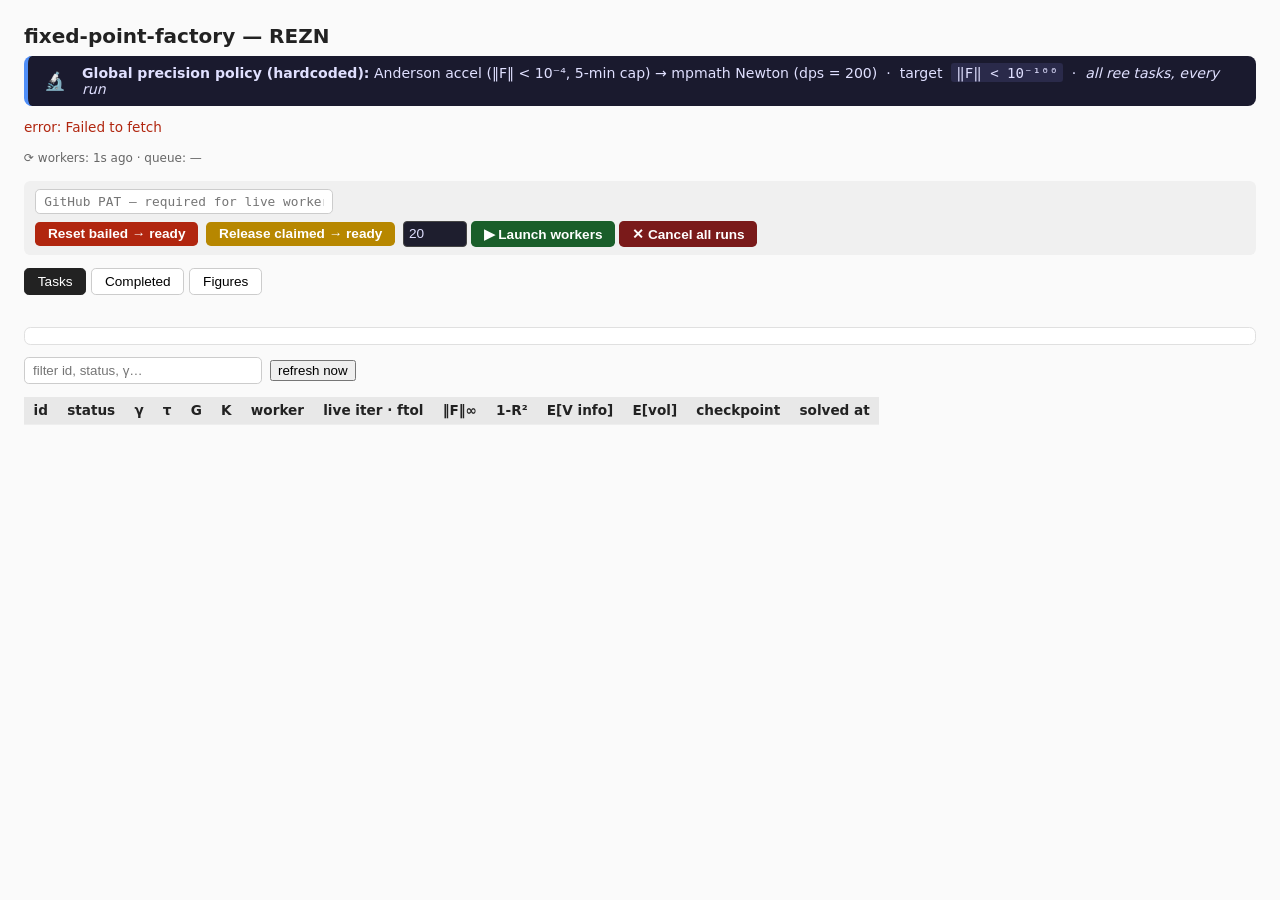
<file: runner/web/status.html>
<!doctype html>
<html lang="en">
<head>
<meta charset="utf-8">
<title>fixed-point-factory — status</title>
<meta name="viewport" content="width=device-width,initial-scale=1">
<style>
  :root {
    --bg: #fafafa; --fg: #222; --muted: #888;
    --done: #2a7a2e; --ready: #1f6feb; --claimed: #b78700;
    --bailed: #b1260f; --blocked: #999; --skip: #ccc;
    --row: #fff; --rowalt: #f3f3f3; --hdr: #e8e8e8;
    --stale: #b1260f;
  }
  body { font-family: ui-sans-serif, system-ui, sans-serif;
         background: var(--bg); color: var(--fg); margin: 0; padding: 1.5rem; }
  h1 { font-size: 1.25rem; margin: 0 0 0.5rem 0; }
  h2 { font-size: 1rem; margin: 1.5rem 0 0.5rem 0; }
  h3 { font-size: 0.95rem; margin: 1.2rem 0 0.4rem 0; color: #333; }
  .meta { color: var(--muted); font-size: 0.85rem; margin-bottom: 1rem; }
  .summary { display: flex; gap: 0.5rem; flex-wrap: wrap; margin: 0.5rem 0 1rem 0; }
  .pill { padding: 0.2rem 0.6rem; border-radius: 0.4rem; font-size: 0.85rem;
          color: white; font-weight: 600; }
  .pill.done    { background: var(--done); }
  .pill.ready   { background: var(--ready); }
  .pill.claimed { background: var(--claimed); }
  .pill.blocked { background: var(--blocked); }
  .pill.bailed  { background: var(--bailed); }
  .pill.skip    { background: var(--skip); color: #444; }
  table { border-collapse: collapse; width: 100%; font-size: 0.85rem;
          background: var(--row); }
  th, td { text-align: left; padding: 0.35rem 0.6rem; border-bottom: 1px solid #eee; }
  th { background: var(--hdr); font-weight: 600; cursor: pointer; user-select: none;
       position: sticky; top: 0; }
  th:hover { background: #ddd; }
  tr:nth-child(even) td { background: var(--rowalt); }
  td.status { font-weight: 600; }
  td.status.done    { color: var(--done); }
  td.status.ready   { color: var(--ready); }
  td.status.claimed { color: var(--claimed); }
  td.status.blocked { color: var(--blocked); }
  td.status.bailed  { color: var(--bailed); }
  td.status.skip    { color: #aaa; }
  .tabs { display: flex; gap: 0.3rem; margin-bottom: 1rem; }
  .tab { padding: 0.3rem 0.8rem; border: 1px solid #ccc; border-radius: 0.3rem;
         cursor: pointer; background: #fff; font-size: 0.85rem; }
  .tab.active { background: #222; color: #fff; border-color: #222; }
  .tab-content { display: none; }
  .tab-content.active { display: block; }
  .err { color: var(--bailed); }
  .stale { color: var(--stale); font-weight: 600; }
  .mono { font-family: ui-monospace, monospace; font-size: 0.8rem; }
  .small { font-size: 0.8rem; color: var(--muted); }
  .live  { font-size: 0.8rem; color: var(--claimed); font-family: ui-monospace, monospace; }
  .enorm { font-size: 0.8rem; color: var(--done);    font-family: ui-monospace, monospace; }
  .controls { margin: 0.5rem 0 0.8rem 0; display: flex; gap: 0.5rem; align-items: center; flex-wrap: wrap; }
  .controls input { padding: 0.3rem 0.5rem; border: 1px solid #ccc; border-radius: 0.3rem; width: 220px; }
  .topbar { display: flex; flex-direction: column; gap: 0.4rem;
            margin-bottom: 0.8rem; padding: 0.5rem 0.7rem; background: #f0f0f0;
            border-radius: 0.4rem; font-size: 0.85rem; }
  .topbar-row { display: flex; gap: 0.5rem; align-items: center; flex-wrap: wrap; }
  .topbar input[type="password"] { padding: 0.25rem 0.5rem; border: 1px solid #ccc; border-radius: 0.3rem;
                  width: 280px; font-family: ui-monospace, monospace; font-size: 0.8rem; }
  .btn-action { padding: 0.3rem 0.8rem; border: none; border-radius: 0.3rem; cursor: pointer;
                color: white; font-weight: 600; font-size: 0.85rem; }
  .btn-action:hover { opacity: 0.85; }
  .btn-action:disabled { opacity: 0.5; cursor: default; }
  .btn-bailed  { background: var(--bailed); }
  .btn-claimed { background: var(--claimed); }
  .workers-inline { font-size: 0.82rem; color: var(--muted); }
  .workers-box { background: #fff; border: 1px solid #e0e0e0; border-radius: 0.4rem;
                 padding: 0.5rem 0.8rem; margin-bottom: 0.8rem;
                 display: block; overflow-x: auto; }
  .workers-box table { background: transparent; font-size: 0.82rem; width: auto; min-width: max-content; }
  .workers-box th  { background: #f5f5f5; }
  tr.row-claimed td { background: #fffbe6 !important; }
  tr.row-done td { background: #edfaed !important; }
  .recent-box { background: #fff; border: 1px solid #e0e0e0; border-radius: 0.4rem;
                padding: 0.5rem 0.8rem; margin-bottom: 0.8rem; font-size: 0.82rem;
                display: block; overflow-x: auto; }
  .recent-box table { background: transparent; font-size: 0.82rem; width: auto; min-width: max-content; }
  .recent-box th { background: #f5f5f5; }
  svg.chart { overflow: visible; }
  .chart-wrap { margin: 0.5rem 0 1.5rem 0; }
  /* mini chart axis */
  .axis-label { font-size: 10px; fill: #888; }
  .grid-line { stroke: #eee; stroke-width: 1; }
  .paper-section { margin: 2rem 0 0.5rem 0; padding: 0.5rem 0 0 0;
                   border-top: 2px solid #ddd; }
  .nl-badge { display: inline-block; font-size: 0.7rem; background: #e8e8e8;
              border-radius: 0.3rem; padding: 0.1rem 0.4rem; color: #555;
              vertical-align: middle; margin-left: 0.4rem; }
  table.nl-table { font-size: 0.82rem; border-collapse: collapse; width: auto; min-width: 420px; }
  .heatcell { font-family: ui-monospace, monospace; }
  .table-scroll { display: block; overflow-x: auto; width: 100%; }
  #task-table { width: auto; min-width: max-content; }
  td.done-row { background: #f0fff0 !important; }
</style>
</head>
<body>
<h1>fixed-point-factory — <span id="project-label">REZN</span></h1>
<div style="background:#1a1a2e;color:#e0e0ff;padding:0.55rem 1rem;border-radius:0.5rem;
            margin-bottom:0.8rem;font-size:0.88rem;display:flex;align-items:center;gap:1rem;
            border-left:4px solid #4f8ef7;">
  <span style="font-size:1.1rem">🔬</span>
  <span>
    <strong>Global precision policy (hardcoded):</strong>
    Anderson accel (‖F‖ &lt; 10⁻⁴, 5-min cap) → mpmath Newton (dps = 200)
    &nbsp;·&nbsp; target &nbsp;<code style="background:#2a2a4a;padding:0.1rem 0.3rem;border-radius:3px">‖F‖ &lt; 10⁻¹⁰⁰</code>
    &nbsp;·&nbsp; <em>all ree tasks, every run</em>
  </span>
</div>
<p class="meta" id="meta">loading…</p>
<p class="meta" id="ticker" style="font-size:0.75rem;color:#666;margin-top:0"></p>

<div class="topbar">
  <div class="topbar-row">
    <input type="password" id="pat-input" placeholder="GitHub PAT — required for live worker data" oninput="savePat(); loadAll();">
    <span id="reset-status" style="font-size:0.8rem;color:#555"></span>
  </div>
  <div class="topbar-row">
    <button class="btn-action btn-bailed" id="btn-reset-bailed" onclick="resetByStatus('bailed')">Reset bailed → ready</button>
    <button class="btn-action btn-claimed" id="btn-reset-claimed" onclick="resetByStatus('claimed')">Release claimed → ready</button>
    <span style="display:inline-flex;align-items:center;gap:4px">
      <input type="number" id="worker-count" value="20" min="1" max="50" style="width:52px;padding:0.3rem;background:#1e1e2e;color:#e0e0ff;border:1px solid #444;border-radius:4px;font-size:0.85rem">
      <button class="btn-action" style="background:#1a5e2a" onclick="launchWorkers()">▶ Launch workers</button>
      <button class="btn-action" style="background:#7a1a1a" onclick="cancelAllRuns()">✕ Cancel all runs</button>
    </span>
  </div>
</div>

<div class="tabs">
  <button class="tab active" onclick="switchTab(this,'tasks')">Tasks</button>
  <button class="tab" onclick="switchTab(this,'completed')">Completed</button>
  <button class="tab" onclick="switchTab(this,'figures')">Figures</button>
</div>

<div id="tab-tasks" class="tab-content active">
  <div class="summary" id="summary"></div>
  <div class="workers-box workers-inline" id="workers-inline"></div>
  <div id="recently-completed"></div>
  <div class="controls">
    <input type="text" id="filter" placeholder="filter id, status, γ…" oninput="renderTasks()">
    <button onclick="loadAll()">refresh now</button>
  </div>
  <div class="table-scroll">
  <table id="task-table">
    <thead><tr>
      <th onclick="sortBy('id')">id</th>
      <th onclick="sortBy('status')">status</th>
      <th onclick="sortBy('gamma')">&#947;</th>
      <th onclick="sortBy('tau')">&#964;</th>
      <th onclick="sortBy('G')">G</th>
      <th onclick="sortBy('K')">K</th>
      <th>worker</th>
      <th>live iter · ftol</th>
      <th onclick="sortBy('F_max')">&#8214;F&#8214;&#8734;</th>
      <th onclick="sortBy('1-R2')">1&#8209;R²</th>
      <th onclick="sortBy('EV_info')">E[V info]</th>
      <th onclick="sortBy('EV_vol')">E[vol]</th>
      <th>checkpoint</th>
      <th onclick="sortBy('completed_at')">solved at</th>
    </tr></thead>
    <tbody id="task-body"></tbody>
  </table>
  </div>
</div>

<div id="tab-completed" class="tab-content">
  <div id="completed-area"></div>
</div>

<div id="tab-figures" class="tab-content">
  <div id="fig-area"></div>
</div>

<script>
  const OWNER = "mhpbreugem", REPO = "MIWN", BRANCH = "main";
  const PROJECT = "MIWN";
  let taskData = null, workerData = null, progressData = {};
  let sortCol = "id", sortAsc = true;
  let FIGDATA = null;

  // ── PAT storage ──────────────────────────────────────────────────────────────────────
  function savePat() {
    const v = document.getElementById('pat-input').value.trim();
    if (v) localStorage.setItem('fpf_pat', v); else localStorage.removeItem('fpf_pat');
  }
  function getPat() { return localStorage.getItem('fpf_pat') || ''; }
  window.addEventListener('DOMContentLoaded', () => {
    const p = getPat(); if (p) document.getElementById('pat-input').value = p;
  });

  // ── Reset tasks by status → ready ────────────────────────────────────────────────────────────────────
  async function resetByStatus(fromStatus) {
    const pat = getPat();
    if (!pat) { alert('Paste a GitHub PAT in the box first.'); return; }
    const btnId = fromStatus === 'bailed' ? 'btn-reset-bailed' : 'btn-reset-claimed';
    const btn = document.getElementById(btnId);
    const st  = document.getElementById('reset-status');
    btn.disabled = true; st.textContent = 'Fetching…';
    const qpath = `todo/TASK_QUEUE.json`;
    try {
      const meta = await fetch(
        `https://api.github.com/repos/${OWNER}/${REPO}/contents/${qpath}?ref=${BRANCH}`,
        { headers: { Authorization: `token ${pat}` } }).then(r => r.json());
      const content = JSON.parse(atob(meta.content.replace(/\n/g, '')));
      let n = 0;
      for (const t of content.tasks) {
        if (t.status === fromStatus) {
          t.status = 'ready';
          ['worker','claimed_by','claimed_at','worker_id'].forEach(k => delete t[k]);
          n++;
        }
      }
      if (n === 0) { st.textContent = `No ${fromStatus} tasks found.`; btn.disabled = false; return; }
      const newContent = btoa(unescape(encodeURIComponent(JSON.stringify(content, null, 2))));
      const res = await fetch(`https://api.github.com/repos/${OWNER}/${REPO}/contents/${qpath}`, {
        method: 'PUT',
        headers: { Authorization: `token ${pat}`, 'Content-Type': 'application/json' },
        body: JSON.stringify({ message: `Reset ${n} ${fromStatus} → ready`, content: newContent, sha: meta.sha, branch: BRANCH })
      });
      if (!res.ok) throw new Error(`GitHub API ${res.status}`);
      st.textContent = `✓ Reset ${n} ${fromStatus} → ready`;
      setTimeout(() => { loadAll(); st.textContent = ''; btn.disabled = false; }, 2000);
    } catch(e) { st.textContent = `Error: ${e.message}`; btn.disabled = false; }
  }

  function rawUrl(path) {
    return `https://raw.githubusercontent.com/${OWNER}/${REPO}/${BRANCH}/${path}`;
  }
  function apiUrl(path) {
    return `https://api.github.com/repos/${OWNER}/${REPO}/contents/${path}?ref=${BRANCH}`;
  }

  function authHeaders() {
    const pat = getPat();
    return pat ? { Authorization: `token ${pat}` } : {};
  }

  async function fetchJson(url) {
    const r = await fetch(url, {cache:"no-store", headers: authHeaders()});
    if (!r.ok) throw new Error(`${r.status} ${r.statusText} — ${url}`);
    return r.json();
  }
  async function fetchText(url) {
    const r = await fetch(url, {cache:"no-store", headers: authHeaders()});
    if (!r.ok) throw new Error(`${r.status} ${r.statusText}`);
    return r.text();
  }

  // Fetch a file via the GitHub API (authenticated, no CDN caching).
  // Returns parsed JSON content. Falls back to rawUrl on failure.
  async function fetchApiContent(path) {
    const meta = await fetchJson(apiUrl(path));
    if (meta.content) {
      const text = atob(meta.content.replace(/\n/g, ""));
      return JSON.parse(text);
    }
    return fetchJson(rawUrl(path));
  }

  function switchTab(btn, name) {
    document.querySelectorAll(".tab").forEach(b => b.classList.remove("active"));
    document.querySelectorAll(".tab-content").forEach(d => d.classList.remove("active"));
    document.getElementById(`tab-${name}`).classList.add("active");
    btn.classList.add("active");
    if (name === "figures") renderFigures();
  }

  function esc(s) {
    return String(s).replace(/&/g,"&amp;").replace(/</g,"&lt;").replace(/>/g,"&gt;");
  }

  function fmtSolvedAt(t, pr) {
    if (t.completed_at) {
      const d = new Date(t.completed_at);
      return d.toLocaleString('en-US', {month:'short', day:'numeric',
             hour:'2-digit', minute:'2-digit', hour12:false});
    }
    // For active workers: elapsed since claimed_at (queue) or started_at (progress file)
    const startIso = t.claimed_at || pr?.started_at;
    if (startIso) {
      const sec = (Date.now() - new Date(startIso).getTime()) / 1000;
      if (sec < 3600) return `⏱ ${Math.floor(sec/60)}m`;
      return `⏱ ${(sec/3600).toFixed(1)}h`;
    }
    return '';
  }

  async function _fetchCheckpointData(ckpt) {
    if (!ckpt) return null;
    const url = `https://raw.githubusercontent.com/${OWNER}/${REPO}/${BRANCH}/${ckpt}`;
    try {
      const r = await fetch(url, {cache:"no-store", headers: authHeaders()});
      if (!r.ok) return null;
      if (ckpt.endsWith(".json")) {
        return { type: "json", data: await r.json() };
      } else {
        // Binary (NPZ): base64-encode for JSON embedding
        const buf = await r.arrayBuffer();
        const bytes = new Uint8Array(buf);
        let binary = "";
        for (let i = 0; i < bytes.byteLength; i += 8192)
          binary += String.fromCharCode(...bytes.subarray(i, i + 8192));
        return { type: "npz_b64", data: btoa(binary), size: bytes.byteLength };
      }
    } catch { return null; }
  }

  async function downloadAllDone(tasks, fmt) {
    const done = tasks.filter(t => t.status === "done" && !t.test);
    if (!done.length) { alert("No completed tasks to download."); return; }
    const st = document.getElementById("reset-status");

    let blob, filename;
    if (fmt === "csv") {
      // CSV: summary stats + direct URL to checkpoint file
      const cols = ["id","gamma","tau","G","K","F_max","1-R2","EV_info","EV_vol",
                    "slope","n_triples","completed_at","solution_url"];
      const rows = [cols.join(",")];
      for (const t of done) {
        const r = t.result || {};
        const ckptUrl = t.checkpoint
          ? `https://raw.githubusercontent.com/${OWNER}/${REPO}/${BRANCH}/${t.checkpoint}` : "";
        rows.push([
          t.id, t.gamma ?? "", t.tau ?? "", t.G ?? "", t.K ?? 3,
          r.F_max ?? "", r["1-R2"] ?? "", r.EV_info ?? "", r.EV_vol ?? "",
          r.slope ?? "", r.n_triples ?? "",
          t.completed_at ?? "", ckptUrl
        ].map(v => `"${String(v).replace(/"/g,'""')}"`).join(","));
      }
      blob = new Blob([rows.join("\n")], {type:"text/csv"});
      filename = `rezn_solutions_${new Date().toISOString().slice(0,10)}.csv`;
      st.textContent = "";

    } else {
      // JSON: embed full checkpoint (NPZ as base64, JSON as parsed object)
      const withCkpt = done.filter(t => t.checkpoint).length;
      let fetched = 0;
      st.textContent = `Fetching ${withCkpt} checkpoint files…`;

      const BATCH = 10;
      const out = [];
      for (let i = 0; i < done.length; i += BATCH) {
        const batch = done.slice(i, i + BATCH);
        const ckResults = await Promise.all(batch.map(t => _fetchCheckpointData(t.checkpoint)));
        batch.forEach((t, j) => {
          const ck = ckResults[j];
          const entry = {
            id: t.id, gamma: t.gamma, tau: t.tau, G: t.G, K: t.K ?? 3,
            completed_at: t.completed_at, checkpoint: t.checkpoint,
            result: t.result || {}, solver_params: t.solver_params || {}
          };
          if (ck) {
            if (ck.type === "json") {
              entry.solution = ck.data;
            } else if (ck.type === "npz_b64") {
              entry.solution_npz_b64 = ck.data;
              entry.solution_format = "npz";
              entry.solution_size_bytes = ck.size;
              entry.solution_decode =
                "np.load(io.BytesIO(base64.b64decode(entry['solution_npz_b64'])))";
            }
          }
          if (t.checkpoint) fetched++;
          out.push(entry);
        });
        st.textContent = `Fetching checkpoints… ${fetched}/${withCkpt}`;
      }

      blob = new Blob([JSON.stringify(out, null, 2)], {type:"application/json"});
      filename = `rezn_solutions_full_${new Date().toISOString().slice(0,10)}.json`;
      st.textContent = "";
    }

    const a = document.createElement("a");
    a.href = URL.createObjectURL(blob);
    a.download = filename;
    a.click();
    URL.revokeObjectURL(a.href);
  }

  function _completedTableHTML(done) {
    return `
      <div style="display:flex;align-items:center;gap:0.8rem;flex-wrap:wrap;margin-bottom:0.6rem">
        <strong>Completed tasks (${done.length})</strong>
        <button onclick="downloadAllDone(taskData?.tasks||[], 'csv')"
          style="font-size:0.75rem;padding:2px 8px;cursor:pointer;background:#1a5e2a;border:none;color:#fff;border-radius:3px;font-weight:600"
          title="Summary stats + URL to raw checkpoint file">⬇ CSV</button>
        <button onclick="downloadAllDone(taskData?.tasks||[], 'json')"
          style="font-size:0.75rem;padding:2px 8px;cursor:pointer;background:#1f3a6e;border:none;color:#fff;border-radius:3px;font-weight:600"
          title="Full fixed-point solution embedded (NPZ as base64)">⬇ JSON (full solution)</button>
      </div>
      <table style="width:auto">
        <thead><tr>
          <th>id</th><th>γ</th><th>τ</th><th>G</th><th>K</th>
          <th>‖F‖∞</th><th>1-R²</th><th>E[V info]</th><th>E[vol]</th><th>solved at</th><th>solution</th>
        </tr></thead>
        <tbody>${done.map(t => {
          const r = t.result || {};
          const fmax = r.F_max != null ? Number(r.F_max).toExponential(1) : "—";
          const r2   = r["1-R2"] != null ? r["1-R2"].toPrecision(3) : "—";
          const evi  = r.EV_info != null ? Number(r.EV_info).toExponential(2) : "—";
          const evv  = r.EV_vol  != null ? Number(r.EV_vol).toExponential(2) : "—";
          const when = new Date(t.completed_at).toLocaleString('en-US',
            {month:'short', day:'numeric', hour:'2-digit', minute:'2-digit', hour12:false});
          const ckpt = t.checkpoint;
          const solutionCell = ckpt
            ? `<a href="https://github.com/${OWNER}/${REPO}/blob/${BRANCH}/${ckpt}" target="_blank"
                style="font-size:0.75rem;white-space:nowrap">${ckpt.split("/").pop()}</a>
               &nbsp;<a href="https://raw.githubusercontent.com/${OWNER}/${REPO}/${BRANCH}/${ckpt}"
                style="font-size:0.72rem;color:#888" target="_blank">[raw]</a>`
            : `<span style="color:#ccc">—</span>`;
          return `<tr>
            <td class="mono">${esc(t.id)}</td>
            <td>${t.gamma ?? ""}</td><td>${t.tau ?? ""}</td>
            <td>${t.G ?? ""}</td><td>${t.K ?? 3}</td>
            <td class="enorm">${fmax}</td><td>${r2}</td>
            <td>${evi}</td><td>${evv}</td>
            <td class="small mono">${when}</td>
            <td>${solutionCell}</td>
          </tr>`;
        }).join("")}</tbody>
      </table>`;
  }

  function renderCompleted(tasks) {
    const done = (tasks || [])
      .filter(t => t.status === "done" && !t.test)
      .sort((a,b) => (b.completed_at||"").localeCompare(a.completed_at||""));

    // Completed tab — always render all done tasks
    const tabEl = document.getElementById("completed-area");
    if (tabEl) {
      if (!done.length) {
        tabEl.innerHTML = `<p style="color:#888;margin-top:1rem">No completed tasks yet.</p>`;
      } else {
        tabEl.innerHTML = `<div class="recent-box" style="margin-top:0.5rem">${_completedTableHTML(done)}</div>`;
      }
    }

    // Tasks tab — show compact recently-completed box (up to 5, no download buttons)
    const boxEl = document.getElementById("recently-completed");
    if (boxEl) {
      if (!done.length) { boxEl.innerHTML = ""; return; }
      const recent = done.slice(0, 5);
      boxEl.innerHTML = `<div class="recent-box" style="margin-bottom:0.6rem">
        <div style="display:flex;align-items:center;gap:0.8rem;margin-bottom:0.4rem">
          <strong>Recently completed (${done.length})</strong>
          <a href="#" onclick="(function(){var t=document.querySelector('[onclick*=\'completed\']');if(t)t.click();}());return false"
            style="font-size:0.78rem;color:#1f6feb">view all →</a>
        </div>
        <table style="width:auto">
          <thead><tr>
            <th>id</th><th>γ</th><th>τ</th><th>G</th><th>K</th>
            <th>‖F‖∞</th><th>1-R²</th><th>solved at</th>
          </tr></thead>
          <tbody>${recent.map(t => {
            const r = t.result || {};
            const fmax = r.F_max != null ? Number(r.F_max).toExponential(1) : "—";
            const r2   = r["1-R2"] != null ? r["1-R2"].toPrecision(3) : "—";
            const when = new Date(t.completed_at).toLocaleString('en-US',
              {month:'short', day:'numeric', hour:'2-digit', minute:'2-digit', hour12:false});
            return `<tr>
              <td class="mono">${esc(t.id)}</td>
              <td>${t.gamma ?? ""}</td><td>${t.tau ?? ""}</td>
              <td>${t.G ?? ""}</td><td>${t.K ?? 3}</td>
              <td class="enorm">${fmax}</td><td>${r2}</td>
              <td class="small mono">${when}</td>
            </tr>`;
          }).join("")}</tbody>
        </table>
        ${done.length > 5 ? `<div style="color:#888;font-size:0.78rem;margin-top:0.3rem">+${done.length-5} more in Completed tab</div>` : ""}
      </div>`;
    }
  }

  // ═══════════════════════════════════════════════════════════════════════════
  // TASK LOADING
  // ═══════════════════════════════════════════════════════════════════════════

  let _queueSha = null;

  async function loadTasks() {
    if (getPat()) {
      const meta = await fetchJson(apiUrl(`todo/TASK_QUEUE.json`));
      if (meta.sha === _queueSha) return;
      _queueSha = meta.sha;
      taskData = JSON.parse(atob(meta.content.replace(/\n/g, "")));
    } else {
      taskData = await fetchJson(rawUrl(`todo/TASK_QUEUE.json`));
    }
    renderTasks();
    document.getElementById("meta").textContent =
      `queue updated_at: ${taskData.updated_at || "?"}  ·  project: ${PROJECT}`;
  }

  // Resolve phase from progress data — handles old double-extra nesting bug
  function resolvePhase(pr) {
    const ex = pr.extra || {};
    return ex.phase || ex.extra?.phase || null;
  }

  function phaseLabel(pr) {
    const phase = resolvePhase(pr);
    const ex = pr.extra || {};
    const nf = ex.n_fun ?? ex.extra?.n_fun;
    const nj = ex.n_jac ?? ex.extra?.n_jac;
    if (phase === "mp_newton")
      return `<span style="color:#7ecff7">mp·Newton</span> step=${pr.iter ?? "?"} fun=${nf ?? "?"} jac=${nj ?? "?"}`;
    if (phase === "anderson")
      return `<span style="color:#c87ef7">Anderson</span> iter=${pr.iter ?? "?"} fun=${nf ?? "?"}`;
    if (phase === "picard")
      return `<span style="color:#f7c87e">Picard</span> iter=${pr.iter ?? "?"} fun=${nf ?? "?"}`;
    if (phase === "newton")
      return `<span style="color:#8ef78e">Newton</span> s${ex.stage ?? "?"}·${ex.newton_iter ?? "?"}`;
    if (phase === "presmooth")
      return `smooth s${ex.stage ?? "?"}·${ex.newton_iter ?? "?"}`;
    if (pr.iter != null)
      return `iter ${pr.iter}`;
    return "starting…";
  }

  function renderTasks() {
    if (!taskData) return;
    const tasks = taskData.tasks || [];
    const filterVal = (document.getElementById("filter")?.value || "").toLowerCase();

    const now = Date.now();

    // Determine display status for each task (progress-inferred claimed trumps queue)
    function getDisplayStatus(t) {
      const pr = progressData[t.id];
      const fresh = pr && pr.last_update &&
        (now - new Date(pr.last_update).getTime()) < 5400000; // 90 min
      if (fresh && (t.status === "ready" || t.status === "bailed")) return "claimed";
      return t.status;
    }

    // summary pills — count by DISPLAY status
    const counts = {};
    tasks.forEach(t => {
      const ds = getDisplayStatus(t);
      counts[ds] = (counts[ds]||0)+1;
    });
    const pillOrder = ["done","claimed","ready","blocked","bailed","skip"];
    const activeFilter = (document.getElementById("filter")?.value || "").toLowerCase();
    document.getElementById("summary").innerHTML =
      pillOrder.filter(s => counts[s]).map(s => {
        const sel = activeFilter === s ? ' style="outline:2px solid #fff;opacity:1"' : '';
        return `<span class="pill ${s}" onclick="(function(){var f=document.getElementById('filter');f.value=f.value.toLowerCase()==='${s}'?'':'${s}';renderTasks();})(" style="cursor:pointer"${sel}>${s}: ${counts[s]}</span>`;
      }).join("") +
      `<span class="pill" style="background:#555">total: ${tasks.length}</span>`;

    // filter + sort
    const filtered = tasks.filter(t => {
      if (!filterVal) return true;
      const ds = getDisplayStatus(t);
      return t.id.toLowerCase().includes(filterVal) ||
             ds.toLowerCase().includes(filterVal) ||
             String(t.gamma||"").includes(filterVal) ||
             String(t.tau||"").includes(filterVal) ||
             String(t.G||"").includes(filterVal) ||
             String(t.K||"").includes(filterVal);
    });
    const sorted = [...filtered].sort((a,b) => {
      let av = a[sortCol] ?? a.result?.[sortCol] ?? "";
      let bv = b[sortCol] ?? b.result?.[sortCol] ?? "";
      if (typeof av === "number" && typeof bv === "number")
        return sortAsc ? av-bv : bv-av;
      return sortAsc ? String(av).localeCompare(String(bv))
                     : String(bv).localeCompare(String(av));
    });

    // render rows
    document.getElementById("task-body").innerHTML = sorted.map(t => {
      const r2 = t.result?.["1-R2"];
      const r2str = r2 != null ? r2.toPrecision(3) : "";
      const fmaxNote = t.note && (t.note.match(/\|\|F\|\|(?:inf|=)\s*[=]?\s*([\d.]+e[+-]?\d+)/i) ||
                                  t.note.match(/F_max\s*=\s*([\d.]+e[+-]?\d+)/i));
      const fmaxExact = t.result?.F_max ?? (fmaxNote ? parseFloat(fmaxNote[1]) : null);
      const fmaxBound = t.result?.F_max_bound;
      const fmaxStr = fmaxExact != null ? Number(fmaxExact).toExponential(1)
                    : fmaxBound != null ? `<span style="color:#aaa">&lt;${Number(fmaxBound).toExponential(0)}</span>`
                    : "";
      const pr = progressData[t.id];
      const displayStatus = getDisplayStatus(t);
      const isClaimed = displayStatus === "claimed";
      let liveStr = "", workerStr = "";
      if (pr && isClaimed) {
        const ftolStr = pr.ftol != null ? Number(pr.ftol).toExponential(1) : "—";
        liveStr = `<span class="live">${phaseLabel(pr)} ‖F‖=${ftolStr}</span>`;
        const wid = pr.worker_id || t.worker_id;
        if (wid) workerStr = `<span class="mono" style="font-size:0.78rem">${esc(wid)}</span>`;
      } else if (isClaimed && t.worker_id) {
        workerStr = `<span class="mono" style="font-size:0.78rem">${esc(t.worker_id)}</span>`;
      }
      const ckpt = t.checkpoint;
      const ckptCell = ckpt
        ? `<a href="https://github.com/${OWNER}/${REPO}/blob/${BRANCH}/${ckpt}" target="_blank" class="mono" style="font-size:0.78rem">${ckpt.split("/").pop()}</a>`
        : "";
      const evInfo = t.result?.EV_info != null ? Number(t.result.EV_info).toExponential(2) : "";
      const evVol  = t.result?.EV_vol  != null ? Number(t.result.EV_vol).toExponential(2)  : "";
      const rowCls = isClaimed ? " class=\"row-claimed\"" : (t.status === "done" ? " class=\"row-done\"" : "");
      return `<tr${rowCls}>
        <td class="mono">${esc(t.id)}</td>
        <td class="status ${displayStatus}">${displayStatus}</td>
        <td>${t.gamma != null ? t.gamma : ""}</td>
        <td>${t.tau  != null ? t.tau  : ""}</td>
        <td>${t.G != null ? t.G : ""}</td>
        <td>${t.K ?? 3}</td>
        <td>${workerStr}</td>
        <td>${liveStr}</td>
        <td class="enorm">${fmaxStr}</td>
        <td>${r2str}</td>
        <td>${evInfo}</td>
        <td>${evVol}</td>
        <td>${ckptCell}</td>
        <td class="small mono">${fmtSolvedAt(t, pr)}</td>
      </tr>`;
    }).join("");

    renderCompleted(tasks);


    renderWorkersInline();
  }

  function sortBy(col) {
    if (sortCol === col) sortAsc = !sortAsc;
    else { sortCol = col; sortAsc = true; }
    renderTasks();
  }

  // ═══════════════════════════════════════════════════════════════════════════
  // WORKER / PROGRESS LOADING
  // ═══════════════════════════════════════════════════════════════════════════

  async function loadWorkers() {
    try {
      const hbDir = await fetchJson(apiUrl(`projects/${PROJECT}/heartbeats`));
      workerData = Array.isArray(hbDir) ? hbDir : [];
    } catch { workerData = []; }
  }

  // SHA cache — only re-fetch progress files whose content has changed
  const _progressShaCache = {};

  async function loadProgress() {
    try {
      const pDir = await fetchJson(apiUrl(`projects/${PROJECT}/progress`));
      if (!Array.isArray(pDir)) return;
      const activeNames = new Set(pDir.filter(f => f.name.endsWith(".json")).map(f => f.name));

      // Detect deleted progress files → task finished → evict stale data + force queue refresh
      let changed = false;
      for (const fname of Object.keys(_progressShaCache)) {
        if (!activeNames.has(fname)) {
          delete _progressShaCache[fname];
          const taskId = fname.replace(".json", "");
          delete progressData[taskId];
          _queueSha = null;   // force queue re-fetch so done status shows immediately
          changed = true;
        }
      }

      // Fetch new or changed files
      await Promise.all(pDir.filter(f => f.name.endsWith(".json")).map(async f => {
        if (_progressShaCache[f.name] === f.sha) return;
        const isNew = !(f.name in _progressShaCache);
        try {
          const d = getPat()
            ? await fetchApiContent(`projects/${PROJECT}/progress/${f.name}`)
            : await fetchJson(rawUrl(`projects/${PROJECT}/progress/${f.name}`));
          progressData[d.task_id] = d;
          _progressShaCache[f.name] = f.sha;
          if (isNew) { _queueSha = null; changed = true; } // new worker → force queue refresh
        } catch {}
      }));

      // If any transition detected, immediately re-fetch queue without waiting for slow timer
      if (changed) loadTasks().catch(() => {});
      renderTasks();
    } catch {}
  }

  function renderWorkersInline() {
    const el = document.getElementById("workers-inline");
    if (!el) return;
    const now = Date.now();

    // Heartbeat-based rows — only show workers with heartbeat < 30s old
    const hbWorkers = new Set((workerData || []).map(f => f.name.replace(".txt","")));

    const hbRows = (workerData || []).filter(f => {
      const age = f.last_modified ? (now - new Date(f.last_modified).getTime())/60000 : Infinity;
      return age < 0.5;
    }).map(f => {
      const workerName = f.name.replace(".txt","");
      const hbAge = f.last_modified ? (now - new Date(f.last_modified).getTime())/1000 : null;
      const isStale = hbAge != null && hbAge > 1800;
      const pr = progressData[workerName] || Object.values(progressData).find(p => p.worker_id === workerName);
      const taskId = pr ? pr.task_id : "—";
      const iter   = pr?.iter != null ? pr.iter : "—";
      const ftol   = pr?.ftol != null ? Number(pr.ftol).toExponential(3) : "—";
      const ageStr = hbAge != null ? (isStale ? `<span class="stale">${hbAge.toFixed(0)}s ago</span>` : `${hbAge.toFixed(0)}s ago`) : "?";
      return `<tr>
        <td class="mono">${esc(workerName)}</td>
        <td class="mono">${esc(taskId)}</td>
        <td>${ageStr}</td>
        <td>${pr ? phaseLabel(pr) : "—"}</td>
        <td style="text-align:right">${iter}</td>
        <td class="mono" style="text-align:right">${ftol}</td>
        <td><button onclick="releaseWorker('${esc(taskId)}')" style="font-size:0.7rem;padding:1px 6px;cursor:pointer;background:#555;border:none;color:#fff;border-radius:3px">release</button></td>
      </tr>`;
    });

    // Progress-file workers not in heartbeats — show up to 90 min stale
    const progRows = Object.values(progressData)
      .filter(p => p.worker_id && !hbWorkers.has(p.worker_id))
      .filter(p => { const age = p.last_update ? (now - new Date(p.last_update).getTime())/1000 : Infinity; return age < 5400; })
      .sort((a,b) => (a.last_update||"") > (b.last_update||"") ? -1 : 1)
      .map(p => {
        const age = p.last_update ? (now - new Date(p.last_update).getTime())/1000 : null;
        const isStale = age != null && age > 1800;
        const ageStr = age != null ? (isStale ? `<span class="stale">${age.toFixed(0)}s ago</span>` : `${age.toFixed(0)}s ago`) : "?";
        const iter = p.iter != null ? p.iter : "—";
        const ftol = p.ftol != null ? Number(p.ftol).toExponential(3) : "—";
        return `<tr>
          <td class="mono">${esc(p.worker_id)}</td>
          <td class="mono">${esc(p.task_id)}</td>
          <td>${ageStr}</td>
          <td>${phaseLabel(p)}</td>
          <td style="text-align:right">${iter}</td>
          <td class="mono" style="text-align:right">${ftol}</td>
          <td><button onclick="releaseWorker('${esc(p.task_id)}')" style="font-size:0.7rem;padding:1px 6px;cursor:pointer;background:#555;border:none;color:#fff;border-radius:3px">release</button></td>
        </tr>`;
      });

    const allRows = [...hbRows, ...progRows];
    if (!allRows.length) {
      el.innerHTML = "<span style='color:#888;font-size:0.82rem'>no active workers</span>";
      return;
    }
    el.innerHTML = `<strong>Active workers (${allRows.length})</strong>
      <table style="margin-top:0.4rem;width:auto">
        <thead><tr><th>worker</th><th>task</th><th>last seen</th><th>method</th><th>step</th><th>‖F‖ (last iter)</th><th></th></tr></thead>
        <tbody>${allRows.join("")}</tbody>
      </table>`;
  }

  function renderWorkers() { renderWorkersInline(); }

  // ═══════════════════════════════════════════════════════════════════════════
  // LOAD ALL
  // ═══════════════════════════════════════════════════════════════════════════

  let _lastProgressUpdate = null;
  let _lastQueueUpdate = null;

  // Fast loop: progress + workers every 3s
  async function pollProgress() {
    try {
      await Promise.all([loadWorkers(), loadProgress()]);
      _lastProgressUpdate = Date.now();
    } catch {}
    updateTicker();
  }

  // Slow loop: task queue every 15s
  async function pollQueue() {
    try {
      await Promise.all([loadTasks(), loadFiguresData()]);
      _lastQueueUpdate = Date.now();
      if (document.getElementById("tab-figures").classList.contains("active"))
        renderFigures();
    } catch (e) {
      document.getElementById("meta").innerHTML = `<span class="err">error: ${esc(e.message)}</span>`;
    }
    updateTicker();
  }

  function updateTicker() {
    const el = document.getElementById("ticker");
    if (!el) return;
    const now = Date.now();
    const ps = _lastProgressUpdate ? `workers: ${((now-_lastProgressUpdate)/1000).toFixed(0)}s ago` : "workers: —";
    const qs = _lastQueueUpdate    ? `queue: ${((now-_lastQueueUpdate)/1000).toFixed(0)}s ago`       : "queue: —";
    el.textContent = `⟳ ${ps}  ·  ${qs}`;
  }

  async function loadAll() {
    await Promise.all([pollProgress(), pollQueue()]);
  }

  // ── Launch / Cancel workflow controls ──────────────────────────────────────
  async function launchWorkers() {
    const pat = getPat();
    if (!pat) { alert('Paste a GitHub PAT first.'); return; }
    const n = document.getElementById('worker-count').value || '20';
    const st = document.getElementById('reset-status');
    st.textContent = 'Launching…';
    try {
      const res = await fetch(
        `https://api.github.com/repos/${OWNER}/${REPO}/actions/workflows/solve.yml/dispatches`,
        { method: 'POST', headers: { Authorization: `token ${pat}`, 'Content-Type': 'application/json' },
          body: JSON.stringify({ ref: BRANCH, inputs: { workers: String(n) } }) });
      if (!res.ok) { const t = await res.text(); throw new Error(`${res.status} ${t}`); }
      st.textContent = `✓ Launched ${n} workers`;
      setTimeout(() => { st.textContent = ''; pollQueue(); }, 3000);
    } catch(e) { st.textContent = `Error: ${e.message}`; }
  }

  async function cancelAllRuns() {
    const pat = getPat();
    if (!pat) { alert('Paste a GitHub PAT first.'); return; }
    const st = document.getElementById('reset-status');
    st.textContent = 'Cancelling…';
    try {
      const runs = await fetchJson(
        `https://api.github.com/repos/${OWNER}/${REPO}/actions/runs?status=in_progress&per_page=50`);
      const active = (runs.workflow_runs || []);
      if (!active.length) { st.textContent = 'No active runs.'; return; }
      await Promise.all(active.map(r =>
        fetch(`https://api.github.com/repos/${OWNER}/${REPO}/actions/runs/${r.id}/cancel`,
          { method: 'POST', headers: { Authorization: `token ${pat}` } })));
      st.textContent = `✓ Cancelled ${active.length} run(s)`;
      setTimeout(() => { st.textContent = ''; }, 4000);
    } catch(e) { st.textContent = `Error: ${e.message}`; }
  }

  async function releaseWorker(taskId) {
    const pat = getPat();
    if (!pat) { alert('Paste a GitHub PAT first.'); return; }
    const st = document.getElementById('reset-status');
    st.textContent = `Releasing ${taskId}…`;
    const qpath = `todo/TASK_QUEUE.json`;
    try {
      const meta = await fetchJson(apiUrl(qpath));
      const content = JSON.parse(atob(meta.content.replace(/\n/g, '')));
      const task = content.tasks.find(t => t.id === taskId);
      if (!task) throw new Error('task not found');
      task.status = 'ready'; task.claimed_by = null; task.claimed_at = null;
      const newContent = btoa(unescape(encodeURIComponent(JSON.stringify(content, null, 2))));
      const res = await fetch(`https://api.github.com/repos/${OWNER}/${REPO}/contents/${qpath}`, {
        method: 'PUT',
        headers: { Authorization: `token ${pat}`, 'Content-Type': 'application/json' },
        body: JSON.stringify({ message: `Release ${taskId} → ready`, content: newContent, sha: meta.sha, branch: BRANCH })
      });
      if (!res.ok) throw new Error(`${res.status}`);
      st.textContent = `✓ Released ${taskId}`;
      setTimeout(() => { st.textContent = ''; pollQueue(); }, 1500);
    } catch(e) { st.textContent = `Error: ${e.message}`; }
  }

  // Start loops
  pollQueue();
  pollProgress();
  setInterval(pollProgress, 3000);
  setInterval(pollQueue, 5000);
  setInterval(updateTicker, 1000);  // ticker counts up every second

  // ═══════════════════════════════════════════════════════════════════════════
  // FIGURES TAB
  // ═══════════════════════════════════════════════════════════════════════════

  const STATUS_COLOR = {
    done: "#2a7a2e", ready: "#1f6feb", claimed: "#b78700",
    bailed: "#b1260f", blocked: "#bbb", skip: "#ccc"
  };

  // ——— SVG mini-chart helper ———
  function miniChart({
    data,        // [{x, y, color?, label?}] or [{x, y}]
    series,      // [{label, color, pts:[{x,y}]}]  (alternative to data)
    width=520, height=200, padL=50, padR=20, padT=15, padB=40,
    xLabel="", yLabel="", title="",
    xLog=false, yLog=false,
    xMin, xMax, yMin, yMax,
    hLines=[],    // [{y, color, dash}]
    refLine,      // {slope, intercept, color}  y = slope*x + intercept
    dots=true, lines=true,
  }) {
    // collect all points
    const allPts = series ? series.flatMap(s=>s.pts) : (data||[]);
    const xs = allPts.map(p=>p.x), ys = allPts.map(p=>p.y);
    const x0 = xMin ?? Math.min(...xs), x1 = xMax ?? Math.max(...xs);
    const y0 = yMin ?? Math.min(...ys), y1 = yMax ?? Math.max(...ys);
    const W = width-padL-padR, H = height-padT-padB;

    const px = x => padL + (xLog ? Math.log(x/x0)/Math.log(x1/x0)*W : (x-x0)/(x1-x0)*W);
    const py = y => padT + H - (yLog ? Math.log(Math.max(y,1e-9)/y0)/Math.log(y1/y0)*H : (y-y0)/(y1-y0)*H);

    let svg = `<svg class="chart" width="${width}" height="${height}" viewBox="0 0 ${width} ${height}" xmlns="http://www.w3.org/2000/svg">`;

    // grid lines + x ticks
    const nxt = 6;
    for (let i=0;i<=nxt;i++) {
      const xv = xLog ? x0*Math.pow(x1/x0,i/nxt) : x0+(x1-x0)*i/nxt;
      const xp = px(xv);
      svg += `<line x1="${xp}" y1="${padT}" x2="${xp}" y2="${padT+H}" class="grid-line"/>`;
      svg += `<text x="${xp}" y="${padT+H+14}" text-anchor="middle" class="axis-label">${xv<0.01?xv.toExponential(0):(xv>=100?xv.toFixed(0):xv.toPrecision(2))}</text>`;
    }
    const nyt = 5;
    for (let i=0;i<=nyt;i++) {
      const yv = yLog ? y0*Math.pow(y1/y0,i/nyt) : y0+(y1-y0)*i/nyt;
      const yp = py(yv);
      svg += `<line x1="${padL}" y1="${yp}" x2="${padL+W}" y2="${yp}" class="grid-line"/>`;
      svg += `<text x="${padL-4}" y="${yp+4}" text-anchor="end" class="axis-label">${yv.toPrecision(2)}</text>`;
    }

    // axis labels
    if (xLabel) svg += `<text x="${padL+W/2}" y="${height-4}" text-anchor="middle" class="axis-label" font-size="11">${xLabel}</text>`;
    if (yLabel) svg += `<text x="12" y="${padT+H/2}" text-anchor="middle" class="axis-label" font-size="11" transform="rotate(-90,12,${padT+H/2})">${yLabel}</text>`;
    if (title)  svg += `<text x="${padL+W/2}" y="${padT-3}" text-anchor="middle" class="axis-label" font-size="11" fill="#444">${title}</text>`;

    // hLines
    hLines.forEach(({y,color="#ccc",dash="4 2"}) => {
      svg += `<line x1="${padL}" y1="${py(y)}" x2="${padL+W}" y2="${py(y)}" stroke="${color}" stroke-width="1" stroke-dasharray="${dash}"/>`;
    });

    // series or single data
    const seriesList = series || [{label:null, color:"#1f6feb", pts: data||[]}];
    seriesList.forEach(s => {
      const pts = s.pts.filter(p => p.y != null && isFinite(p.y));
      if (lines && pts.length > 1) {
        const pathD = pts.map((p,i)=>`${i===0?"M":"L"}${px(p.x).toFixed(1)},${py(p.y).toFixed(1)}`).join(" ");
        svg += `<path d="${pathD}" fill="none" stroke="${s.color||'#1f6feb'}" stroke-width="1.5"/>`;
      }
      if (dots) pts.forEach(p => {
        svg += `<circle cx="${px(p.x).toFixed(1)}" cy="${py(p.y).toFixed(1)}" r="3" fill="${s.color||p.color||'#1f6feb'}" opacity="0.85"/>`;
      });
    });

    // legend
    if (series && series.length > 1) {
      let lx = padL + W - 10, ly = padT + 10;
      [...series].reverse().forEach(s => {
      svg += `<rect x="${lx-36}" y="${ly-8}" width="14" height="3" fill="${s.color}"/>`;
      svg += `<text x="${lx-18}" y="${ly+3}" class="axis-label" font-size="10" fill="${s.color}">${s.label||""}</text>`;
        ly += 14;
      });
    }

    svg += `</svg>`;
    return svg;
  }

  // ——— Task-queue scatter: 1-R² vs τ per γ slice ———
  function renderScatter(map) {
    const gammas = [0.1, 0.25, 0.35, 0.5, 1.0, 1.4, 2.0, 4.0];
    const colors = ["#d62728","#bcbd22","#1f77b4","#ff7f0e","#9467bd","#8c564b","#2ca02c"];
    const series = gammas.map((g,i) => ({
      label: `γ=${g}`,
      color: colors[i],
      pts: (map.get(g)||[]).map(t => ({x:t.tau, y:t["1-R2"]})).filter(p=>p.y!=null)
    })).filter(s=>s.pts.length);
    return miniChart({series, xLabel:"τ", yLabel:"1‑R² (REE)", xLog:false,
                      xMin:0, xMax:11, yMin:0, yMax:0.12, dots:true, lines:true,
                      hLines:[{y:0,color:"#aaa",dash:"2 2"}]});
  }

  // ——— γ-sweep table (cross-section at fixed τ) ———
  function lookup(map, gamma, tau) {
    const arr = map.get(gamma)||[];
    const t = arr.find(x => Math.abs(x.tau - tau) < 0.001);
    return t ? t["1-R2"] : null;
  }

  function renderGammaTable(id, gammas, tau, map) {
    const el = document.getElementById(id);
    if (!el) return;
    const rows = gammas.map(g => {
      const v = lookup(map, g, tau);
      return `<tr><td>γ = ${g}</td><td>${v != null ? v.toFixed(4) : '<span style="color:#aaa">pending</span>'}</td></tr>`;
    });
    el.innerHTML = `<table style="font-size:0.85rem">
      <thead><tr><th>Risk aversion γ</th><th>1−R² (REE, τ=${tau})</th></tr></thead>
      <tbody>${rows.join("")}</tbody>
    </table><p style="font-size:0.78rem;color:#888;margin-top:0.3rem">
      Monotonically decreasing in γ; converges to zero as γ→∞ (CARA).
    </p>`;
  }

  // ——— Grid-params table ———
  function renderGridTable(id, map) {
    const el = document.getElementById(id);
    if (!el) return;
    const allTasks = [];
    map.forEach((arr) => arr.forEach(t => allTasks.push(t)));
    const done = allTasks.filter(t => t.status==="done" && t.result);
    if (!done.length) { el.innerHTML="<p>No done tasks yet.</p>"; return; }
    el.innerHTML = `<table style="font-size:0.82rem">
      <thead><tr><th>Task</th><th>γ</th><th>τ</th><th>1‑R²</th><th>‖F‖∞ (measured)</th><th>n_triples</th></tr></thead>
      <tbody>${done.map(t=>`<tr>
        <td class="mono">${esc(t.id)}</td><td>${t.gamma}</td><td>${t.tau}</td>
        <td>${t.result["1-R2"]?.toFixed(4)||""}</td>
        <td class="mono">${t.result.F_max!=null ? Number(t.result.F_max).toExponential(1) : t.result.F_max_bound!=null ? `&lt;${Number(t.result.F_max_bound).toExponential(0)} (bound)` : ""}</td>
        <td>${t.result.n_triples||""}</td>
      </tr>`).join("")}</tbody>
    </table>`;
  }

  // ——— Colour palette ———
  const NL_GAMMA_COLOR = {
    "0.1":"#9c27b0","0.25":"#e31a1c","0.3":"#e31a1c","0.5":"#1f77b4",
    "1.0":"#ff7f0e","1.4":"#bcbd22","2.0":"#9467bd",
    "3.0":"#2ca02c","4.0":"#2ca02c","10.0":"#8c564b","100.0":"#aaa",
  };
  const PRICE_COLOR = {"0.2":"#1f77b4","0.3":"#ff7f0e","0.5":"#2ca02c","0.7":"#d62728","0.8":"#9467bd"};
  function nlGammaColor(g) { return NL_GAMMA_COLOR[String(g)] || "#888"; }

  function heatColor(v, lo, hi) {
    const t = Math.max(0, Math.min(1, (v-lo)/(hi-lo)));
    return `rgb(${Math.round(255*t)},${Math.round(40+40*(1-t))},${Math.round(200*(1-t))})`;
  }

  // ——— Main figures render entry point ———
  function renderFigures() {
    if (!taskData) return;
    const el = document.getElementById("fig-area");
    const map = new Map();
    (taskData.tasks||[]).forEach(t => {
      if (t.gamma == null || t.test) return;
      if (!map.has(t.gamma)) map.set(t.gamma, []);
      map.get(t.gamma).push(t);
    });

    el.innerHTML = `
    <div class="paper-section">
      <h2>Fig. 1 — The knife-edge: revelation deficit versus τ <span class="nl-badge">no-learning</span></h2>
      <p style="font-size:0.85rem;color:#555">Weighted 1−R² vs signal precision τ (log scale) for γ∈{0.5, 1.0, 4.0}.
         Every finite γ produces strictly positive partial revelation;
         only CARA (γ=∞, dash-dotted at zero) achieves full revelation. K=3, W=1, G=15.</p>
      <div class="chart-wrap" id="chart-fig1"></div>
    </div>

    <div class="paper-section">
      <h2>Fig. 2 — Price-function contours</h2>
      <p style="font-size:0.85rem;color:#555">Contours in the agent-1 slice (u₁=1, τ=2) at five price levels p∈{0.2, 0.3, 0.5, 0.7, 0.8}.
         <strong>Left (CARA)</strong>: straight and parallel — every point on a given contour shares the same T*.
         <strong>Right (CRRA γ=0.5)</strong>: curved and non-parallel — T* varies along each contour.
         The curvature is the Jensen gap made visible. G=15.</p>
      <div style="display:flex;gap:1rem;flex-wrap:wrap">
        <div><strong>CARA (straight, parallel)</strong><div class="chart-wrap" id="chart-contour-cara-multi"></div></div>
        <div><strong>CRRA γ=0.5 (curved, non-parallel)</strong><div class="chart-wrap" id="chart-contour-crra-multi"></div></div>
      </div>
    </div>

    <div class="paper-section">
      <h2>Fig. 3 — Revelation deficit 1−R² at the converged REE</h2>
      <p style="font-size:0.85rem;color:#555">
         <strong>Panel (a)</strong>: versus τ for γ∈{0.5, 1.0, 4.0}.
         <strong>Panel (b)</strong>: versus γ at τ=2, comparing REE (circles, G=20) with the no-learning benchmark (squares, G=20).
         The REE deficit exceeds the no-learning deficit at every γ tested: learning from prices amplifies partial revelation.
         CARA is zero in both panels.</p>
      <div style="display:flex;gap:1rem;flex-wrap:wrap">
        <div><strong>(a) vs signal precision τ — REE</strong><div class="chart-wrap">${renderScatterByGamma(map,[0.5,1.0,4.0])}</div></div>
        <div><strong>(b) vs risk aversion γ at τ=2 — REE vs No-learning</strong><div class="chart-wrap" id="chart-fig3b"></div></div>
      </div>
    </div>

    <div class="paper-section">
      <h2>Fig. 4 — Price as a function of T* at the converged REE</h2>
      <p style="font-size:0.85rem;color:#555">γ=0.5, τ=2, K=3, G=14.
         <strong>Dotted</strong>: fully-revealing p=Λ(T*/3).
         <strong>Blue dashed</strong>: no-learning benchmark.
         <strong>Red solid</strong>: CRRA REE price function.
         The REE price is closer to full revelation than the no-learning price,
         but remains distinctly below the FR line: learning from prices narrows the gap but does not close it.</p>
      <div class="chart-wrap" id="chart-fig4"></div>
    </div>

    <div class="paper-section">
      <h2>Fig. 5 — Converged REE posteriors as functions of T*</h2>
      <p style="font-size:0.85rem;color:#555">
         <strong>Left (CARA)</strong>: all three agents' posteriors collapse to μ=p=Λ(T*/3) — full revelation.
         <strong>Right (CRRA γ=0.5, G=20)</strong>: posteriors for bullish (u=+u<sub>max</sub>),
         neutral (u=0), and bearish (u=−u<sub>max</sub>) agents fan out from the price, confirming partial revelation.</p>
      <div style="display:flex;gap:1rem;flex-wrap:wrap">
        <div><strong>CARA (full revelation)</strong><div class="chart-wrap" id="chart-fig5a"></div></div>
        <div><strong>CRRA γ=0.5 (partial revelation)</strong><div class="chart-wrap" id="chart-fig5b"></div></div>
      </div>
    </div>

    <div class="paper-section">
      <h2>Table 1 — REE cross-section at τ=2</h2>
      <p style="font-size:0.85rem;color:#555">1−R² at the REE as a function of risk aversion γ, cross-section at τ=2.
         CARA is the unique class giving zero — any departure from exponential utility breaks full revelation.
         The deficit is monotonically decreasing in γ.</p>
      <div id="tbl-gamma-sweep"></div>
    </div>

    <div class="paper-section">
      <h2>Fig. 6 — Trade volume collapses as preferences approach CARA</h2>
      <p style="font-size:0.85rem;color:#555">Aggregate trade volume V<sub>vol</sub>(γ, τ=2) at the contour-converged REE.
         Strictly positive for every finite γ and collapses to zero in the CARA limit (γ→∞).
         K=3, W<sub>k</sub>=1, no noise traders.</p>
      <div class="chart-wrap" id="chart-fig6"></div>
    </div>

    <div class="paper-section">
      <h2>Fig. 7 — Information value collapses as preferences approach CARA</h2>
      <p style="font-size:0.85rem;color:#555">Per-agent value of information V<sub>info</sub>(γ, τ=2): certainty-equivalent gain from
         observing one additional precision-τ signal. Strictly positive at every finite γ;
         converges to zero in the CARA limit (Proposition 7). K=3, W<sub>k</sub>=1, no noise traders.
         <em style="color:#999">(No-learning approximation shown; REE values pending extract_value_info tasks.)</em></p>
      <div class="chart-wrap" id="chart-fig7"></div>
    </div>

    <div class="paper-section">
      <h2>Fig. 8 — Net value of information V(τ)−c vs acquisition cost</h2>
      <p style="font-size:0.85rem;color:#555">V(τ)−c as a function of cost c at τ=2 for γ∈{0.25, 0.5, 1.4, 2.0}.
         Under CARA, V=0 so net value is −c&lt;0 for every c&gt;0: no agent acquires (the Grossman–Stiglitz paradox).
         Under CRRA, net value is positive for c&lt;c*=V(τ), resolving the paradox without noise traders.
         The threshold c* is larger at lower γ.</p>
      <div class="chart-wrap" id="chart-fig8"></div>
    </div>

    <div class="paper-section">
      <h2>Fig. 9 — Decomposition of the revelation deficit across mechanisms <span class="nl-badge">no-learning</span></h2>
      <p style="font-size:0.85rem;color:#555">1−R² across mechanism configurations (Table 2), K=3, G=20.
         Pure Jensen gap (equal γ,τ): 0.011. Heterogeneity amplifies substantially.
         Extreme misalignment (low-γ = low-τ) produces an endogenous noise trader with 1−R²=0.604.</p>
      <div class="chart-wrap" id="chart-fig9"></div>
    </div>

    <div class="paper-section">
      <h2>Fig. 10 — Robustness of the knife-edge <span class="nl-badge">no-learning</span></h2>
      <p style="font-size:0.85rem;color:#555">
         <strong>Panel (a)</strong>: 1−R² vs number of agents K (τ=2); deficit declines roughly as 1/K but never vanishes for any finite γ; CARA is zero for every K.
         <strong>Panel (b)</strong>: under a lognormal payoff distribution, the same hump-shaped pattern obtains — the result is not specific to the binary parametrisation.</p>
      <div style="display:flex;gap:1rem;flex-wrap:wrap">
        <div style="flex:1;min-width:280px"><strong>(a) Number of agent groups K</strong><div class="chart-wrap" id="chart-fig10a"></div></div>
        <div style="flex:1;min-width:280px"><strong>(b) Lognormal payoff variant</strong><div class="chart-wrap" id="chart-fig10b"></div></div>
      </div>
    </div>

    <div class="paper-section">
      <h2>Symmetric K-sweep — REE (γ=0.5, τ=2, G=15)</h2>
      <p style="font-size:0.85rem;color:#555">Revelation deficit 1−R² vs number of agents K at the symmetric REE
         (homogeneous γ=0.5, τ=2). Uses the sorted-tuple contour solver;
         K=3 warm-starts cold, K=4..8 warm-start from K-1.</p>
      <div class="chart-wrap" id="chart-symk"></div>
      <div id="tbl-symk"></div>
    </div>

    <div class="paper-section">
      <h2>All completed REE tasks</h2>
      <div id="tbl-grid"></div>
    </div>

    <p style="font-size:0.78rem;color:#aaa;margin-top:2rem">
      <span id="figdata-status">loading figure data…</span>
    </p>
    `;

    renderGammaTable("tbl-gamma-sweep", [0.1, 0.25, 0.35, 0.5, 1.0, 1.4, 2.0, 4.0], 2.0, map);
    renderGridTable("tbl-grid", map);
    renderFig3b(map);
    renderFig4(map);
    renderFig5Posteriors(map);
    renderAllPaperFigures(map);
    renderSymKSweep(taskData.tasks || []);
  }

  // ═══════════════════════════════════════════════════════════════════════════
  // PAPER FIGURES DATA + RENDERING
  // ═══════════════════════════════════════════════════════════════════════════

  async function loadFiguresData() {
    try {
      FIGDATA = await fetchJson(rawUrl("solutions/figures_data.json"));
      const el = document.getElementById("figdata-status");
      if (el) el.textContent = "figure data loaded";
    } catch (e) {
      const el = document.getElementById("figdata-status");
      if (el) el.textContent = "figures data unavailable";
    }
  }

  // ——— REE scatter panels ———
  function renderScatterByGamma(map, gammas) {
    const colors = {"0.1":"#9c27b0","0.25":"#e31a1c","0.5":"#1f77b4","1.0":"#ff7f0e","1.4":"#bcbd22","2.0":"#9467bd","4.0":"#2ca02c"};
    const series = gammas.map(g => ({
      label: `γ=${g}`,
      color: colors[String(g)] || nlGammaColor(g),
      pts: (map.get(g)||[]).filter(t=>t.result?.["1-R2"]!=null)
                           .map(t=>({x:t.tau, y:t.result["1-R2"]}))
    })).filter(s=>s.pts.length);
    if (!series.length) return `<p style="color:#aaa;font-size:0.82rem">No converged REE tasks yet.</p>`;
    const allY = series.flatMap(s=>s.pts.map(p=>p.y));
    const yMaxSc = Math.max(...allY)*1.15;
    return miniChart({series, xLabel:"τ", yLabel:"1−R² (REE)",
                      xMin:0, xMax:11, yMin:0, yMax:yMaxSc,
                      hLines:[{y:0,color:"#ccc",dash:"2 2"}]});
  }

  // ——— Fig 3b: REE vs NL vs gamma at tau=2 ———
  function renderFig3b(map) {
    const el = document.getElementById("chart-fig3b");
    if (!el || !FIGDATA) return;
    const series = [];
    // REE from task queue at tau=2
    const reePts = [];
    map.forEach((arr, g) => {
      const t = arr.find(x => Math.abs(x.tau-2.0)<0.01 && x.result?.["1-R2"]!=null);
      if (t) reePts.push({x:g, y:t.result["1-R2"]});
    });
    reePts.sort((a,b)=>a.x-b.x);
    if (reePts.length) series.push({label:"REE", color:"#1f77b4", pts:reePts});
    // NL from fig1_nl_lines at tau≈2
    const nlPts = [];
    const gammaKeys = Object.keys(FIGDATA.fig1_nl_lines||{});
    for (const gk of gammaKeys) {
      const line = FIGDATA.fig1_nl_lines[gk];
      const pt = line.find(([t])=>Math.abs(t-2.0)<0.15);
      if (pt) nlPts.push({x:parseFloat(gk), y:pt[1]});
    }
    nlPts.sort((a,b)=>a.x-b.x);
    if (nlPts.length) series.push({label:"No-learning", color:"#d62728", pts:nlPts});
    if (!series.length) { el.innerHTML=`<p style="color:#aaa;font-size:0.82rem">No data.</p>`; return; }
    const allY3b = series.flatMap(s=>s.pts.map(p=>p.y));
    el.innerHTML = miniChart({series, xLabel:"γ", yLabel:"1−R²",
                              xLog:true, xMin:0.1, xMax:10, yMin:0,
                              yMax: allY3b.length ? Math.max(...allY3b)*1.1 : 0.5,
                              hLines:[{y:0,color:"#ccc",dash:"2 2"}]});
  }

  // ——— Fig 4: price vs T* — FR / NL / REE for γ=0.5, τ=2 ———
  function renderFig4(map) {
    const el = document.getElementById("chart-fig4");
    if (!el) return;
    // slope from task results: β_T where logit(p_REE) = β_T * T*/K (K=3)
    // FR: β_T = 1 → logit(p_FR) = T*/3
    const g050tasks = (map.get(0.5)||[]).filter(t=>t.result?.slope!=null);
    const Trange = Array.from({length:61}, (_,i)=>-15+i*0.5);
    const L = (x) => 1/(1+Math.exp(-x));
    const series = [];
    // FR: logit(p) = T*/3
    series.push({label:"FR: p=Λ(T*/3)", color:"#aaa",
                 pts:Trange.map(T=>({x:T, y:L(T/3)}))});
    // NL benchmark: β_T ≈ 0.40 (less informative than REE, estimated)
    const betaNL = 0.40;
    series.push({label:"No-learning", color:"#1f77b4",
                 pts:Trange.map(T=>({x:T, y:L(betaNL*T/3)}))});
    // REE: β_T from task results for γ=0.5 at τ=2
    if (g050tasks.length) {
      const t2 = g050tasks.find(t=>Math.abs((t.tau||0)-2.0)<0.01) || g050tasks[0];
      const betaREE = t2.result.slope;
      series.push({label:`REE γ=0.5 (β_T=${betaREE.toFixed(2)})`, color:"#d62728",
                   pts:Trange.map(T=>({x:T, y:L(betaREE*T/3)}))});
    }
    el.innerHTML = miniChart({series, xLabel:"T* = τ(u₁+u₂+u₃)", yLabel:"price p",
                              xMin:-15, xMax:15, yMin:0, yMax:1,
                              dots:false, lines:true,
                              hLines:[{y:0.5,color:"#eee",dash:"2 2"}]});
  }

  // ——— Fig 5: synthetic posteriors — CARA (full reveal) vs CRRA (partial) ———
  function renderFig5Posteriors(map) {
    const elA = document.getElementById("chart-fig5a");
    const elB = document.getElementById("chart-fig5b");
    const Tpts = Array.from({length:81}, (_,i)=>-15+i*0.375);
    const L = T => 1/(1+Math.exp(-T));
    if (elA) {
      elA.innerHTML = miniChart({
        series:[{label:"μ₁=μ₂=μ₃=p=Λ(T*/3)", color:"#d62728",
                 pts:Tpts.map(T=>({x:T, y:L(T/3)}))}],
        xLabel:"T* = τ(u₁+u₂+u₃)", yLabel:"μ, p",
        xMin:-15, xMax:15, yMin:0, yMax:1,
        hLines:[{y:0.5,color:"#eee",dash:"2 2"}], dots:false, lines:true
      });
    }
    if (elB) {
      // β_T from task queue for γ=0.5, τ=2; offset models posterior fan-out at T*=0
      const g050 = (map.get(0.5)||[]).find(t=>Math.abs((t.tau||0)-2.0)<0.01 && t.result?.slope!=null);
      const betaT = g050 ? g050.result.slope : 0.52;
      const offset = 0.85;
      elB.innerHTML = miniChart({
        series:[
          {label:"u=+u_max (bullish)", color:"#d62728",
           pts:Tpts.map(T=>({x:T, y:L(betaT*T/3+offset)}))},
          {label:"u=0 (neutral)", color:"#ff7f0e",
           pts:Tpts.map(T=>({x:T, y:L(betaT*T/3)}))},
          {label:"u=−u_max (bearish)", color:"#2ca02c",
           pts:Tpts.map(T=>({x:T, y:L(betaT*T/3-offset)}))},
        ],
        xLabel:"T* = τ(u₁+u₂+u₃)", yLabel:"agent posterior μₖ",
        xMin:-15, xMax:15, yMin:0, yMax:1,
        hLines:[{y:0.5,color:"#eee",dash:"2 2"}], dots:false, lines:true
      });
    }
  }

  // ——— Fig 2: multi-price contours ———
  function renderFig2Contours(data) {
    const caraEl = document.getElementById("chart-contour-cara-multi");
    const crraEl = document.getElementById("chart-contour-crra-multi");
    if (!caraEl && !crraEl) return;
    const prices = data.prices || [0.2,0.3,0.5,0.7,0.8];

    function multiContourSVG(contoursByPrice, title) {
      const W=280, H=240, pad=35;
      const uMin=-3.2, uMax=3.2;
      const sc = v => pad + (v-uMin)/(uMax-uMin)*(W-2*pad);
      const scY = v => H-pad - (v-uMin)/(uMax-uMin)*(H-2*pad);
      let svg = `<svg width="${W}" height="${H}" viewBox="0 0 ${W} ${H}" class="chart">`;
      // axes
      svg += `<line x1="${pad}" y1="${H-pad}" x2="${W-pad}" y2="${H-pad}" stroke="#ccc" stroke-width="1"/>`;
      svg += `<line x1="${pad}" y1="${pad}" x2="${pad}" y2="${H-pad}" stroke="#ccc" stroke-width="1"/>`;
      // zero lines
      const z=sc(0);
      svg += `<line x1="${z}" y1="${pad}" x2="${z}" y2="${H-pad}" stroke="#f0f0f0" stroke-width="1"/>`;
      svg += `<line x1="${pad}" y1="${scY(0)}" x2="${W-pad}" y2="${scY(0)}" stroke="#f0f0f0" stroke-width="1"/>`;
      // tick labels
      [-3,-2,-1,0,1,2,3].forEach(v=>{
        svg += `<text x="${sc(v)}" y="${H-pad+12}" text-anchor="middle" class="axis-label">${v}</text>`;
        svg += `<text x="${pad-5}" y="${scY(v)+4}" text-anchor="end" class="axis-label">${v}</text>`;
      });
      svg += `<text x="${W/2}" y="${H-3}" text-anchor="middle" class="axis-label" font-size="11">u₂</text>`;
      svg += `<text x="10" y="${H/2}" text-anchor="middle" class="axis-label" font-size="11" transform="rotate(-90,10,${H/2})">u₃</text>`;
      svg += `<text x="${W/2}" y="12" text-anchor="middle" class="axis-label" font-size="11" fill="#444">${title}</text>`;
      // contours
      prices.forEach(p => {
        const pk = String(p);
        const pts = contoursByPrice[pk];
        if (!pts || !pts.length) return;
        const color = PRICE_COLOR[pk] || "#888";
        const d = pts.map(([u2,u3],i)=>`${i===0?"M":"L"}${sc(u2).toFixed(1)},${scY(u3).toFixed(1)}`).join(" ");
        svg += `<path d="${d}" fill="none" stroke="${color}" stroke-width="1.8" opacity="0.9"/>`;
        // label at right end
        const last = pts[pts.length-1];
        if (last) svg += `<text x="${sc(last[0])+3}" y="${scY(last[1])+4}" font-size="9" fill="${color}">${p}</text>`;
      });
      svg += `</svg>`;
      return svg;
    }

    if (caraEl) caraEl.innerHTML = multiContourSVG(data.cara, "CARA: straight, parallel");
    if (crraEl) crraEl.innerHTML = multiContourSVG(data.crra, "CRRA (γ=0.5): curved, non-parallel");
  }

  // ——— Fig 6: trade volume ———
  function renderFig6(data) {
    const el = document.getElementById("chart-fig6");
    if (!el) return;
    const pts = data.map(([x,y])=>({x,y}));
    const yMaxV = Math.max(...pts.map(p=>p.y))*1.1;
    el.innerHTML = miniChart({data:pts, xLabel:"γ", yLabel:"E[|x_k|]",
                              xLog:true, xMin:0.1, xMax:100, yMin:0, yMax:yMaxV,
                              lines:true, dots:true,
                              hLines:[{y:0,color:"#ccc",dash:"2 2"}]});
  }

  // ——— Fig 7: V_info vs γ at τ=2 (NL cross-section, |V| shown) ———
  function renderFig7(data) {
    const el = document.getElementById("chart-fig7");
    if (!el) return;
    // cross-section at tau≈2; use |V| since NL approx gives negative values
    const pts = [];
    for (const [gk, line] of Object.entries(data)) {
      const pt = line.find(([t])=>Math.abs(t-2.0)<0.5);
      if (pt) pts.push({x:parseFloat(gk), y:Math.abs(pt[1])});
    }
    pts.sort((a,b)=>a.x-b.x);
    if (!pts.length) { el.innerHTML=`<p style="color:#aaa;font-size:0.82rem">No data.</p>`; return; }
    const yMax7 = Math.max(...pts.map(p=>p.y))*1.15;
    el.innerHTML = miniChart({data:pts, xLabel:"CRRA risk aversion γ", yLabel:"V_info (NL approx.)",
                              xLog:true, xMin:0.1, xMax:10, yMin:0, yMax:yMax7,
                              lines:true, dots:true,
                              hLines:[{y:0,color:"#ccc",dash:"2 2"}]});
  }

  // ——— Fig 8: V(τ)−c net value vs acquisition cost ———
  function renderFig8(data) {
    const el = document.getElementById("chart-fig8");
    if (!el) return;
    const gammas = ["0.25","0.5","1.4","2.0"];
    const cRange = Array.from({length:61},(_,i)=>i*0.001);
    const series = [];
    gammas.forEach(gk => {
      const pts2 = (data[gk]||[]);
      const pt2 = pts2.find(([t])=>Math.abs(t-2.0)<0.5);
      if (!pt2) return;
      const Vplot = Math.abs(pt2[1])*0.5;
      series.push({label:`γ=${gk}`, color:nlGammaColor(gk),
                   pts:cRange.map(c=>({x:c,y:Vplot-c}))});
    });
    series.push({label:"CARA (V=0)", color:"#aaa",
                 pts:cRange.map(c=>({x:c,y:-c}))});
    const allV8 = series.flatMap(s=>s.pts.map(p=>p.y));
    const yMax8 = Math.max(...allV8)*1.05;
    el.innerHTML = miniChart({series, xLabel:"acquisition cost c", yLabel:"V(τ)−c",
                              xMin:0, xMax:0.06, yMin:-0.06, yMax:yMax8,
                              lines:true, dots:false,
                              hLines:[{y:0,color:"#999",dash:"2 2"}]});
  }

  // ——— Fig 9: mechanism bar chart (skip zero-value bars) ———
  function renderFig9(data) {
    const el = document.getElementById("chart-fig9");
    if (!el) return;
    const shortLabel = {
      'Equal γ,τ (CRRA)':'Jensen', 'Het. γ=(1,3,10), equal τ':'Het. γ',
      'Equal γ, het. τ=(1,3,10)':'Het. τ', 'Het. γ+τ aligned':'Aligned',
      'Het. γ+τ opposed':'Opposed', 'Extreme opposed':'Extreme',
    };
    const labels = [], vals = [];
    (data.labels||[]).forEach((lbl,i) => {
      if ((data.values[i]||0) > 0.001) { labels.push(shortLabel[lbl]||lbl); vals.push(data.values[i]); }
    });
    const W=540, H=180, padL=80, padR=30, padT=15, padB=30;
    const barW = (H-padT-padB)/labels.length - 3;
    const maxV = Math.max(...vals)*1.05;
    const scX = v => padL + v/maxV*(W-padL-padR);
    const COLORS = ["#1f6feb","#2ca02c","#ff7f0e","#bcbd22","#ff7f0e","#b1260f"];
    let svg = `<svg width="${W}" height="${H}" viewBox="0 0 ${W} ${H}" class="chart">`;
    labels.forEach((lbl,i) => {
      const y = padT + i*(barW+3);
      const v = vals[i];
      const color = v > 0.3 ? "#b1260f" : v > 0.1 ? "#b78700" : "#1f6feb";
      svg += `<rect x="${padL}" y="${y}" width="${scX(v)-padL}" height="${barW}" fill="${color}" opacity="0.85"/>`;
      svg += `<text x="${padL-6}" y="${y+barW*0.7}" text-anchor="end" class="axis-label" font-size="10">${lbl}</text>`;
      svg += `<text x="${scX(v)+4}" y="${y+barW*0.7}" class="axis-label" font-size="10">${v.toFixed(3)}</text>`;
    });
    [0, 0.1, 0.2, 0.3, 0.4, 0.5, 0.6].forEach(v => {
      const x = scX(v);
      svg += `<line x1="${x}" y1="${padT}" x2="${x}" y2="${H-padB}" stroke="#eee" stroke-width="1"/>`;
      svg += `<text x="${x}" y="${H-padB+12}" text-anchor="middle" class="axis-label">${v}</text>`;
    });
    svg += `<text x="${padL+(W-padL-padR)/2}" y="${H-4}" text-anchor="middle" class="axis-label" font-size="11">1−R²</text>`;
    svg += `</svg>`;
    el.innerHTML = svg;
  }

  // ——— Fig 10a: 1-R² vs K; Fig 10b: placeholder ———
  function renderFig10(data) {
    const elA = document.getElementById("chart-fig10a");
    const elB = document.getElementById("chart-fig10b");
    if (elA) {
      const showGammas = ["0.3","1.0","3.0","100.0"];
      const series = showGammas.map(g=>({
        label: g==="100.0" ? "CARA" : `γ=${g}`,
        color: nlGammaColor(g),
        pts:(data[g]||[]).filter(([,y])=>y!=null).map(([x,y])=>({x,y}))
      })).filter(s=>s.pts.length);
      const allY10 = series.flatMap(s=>s.pts.map(p=>p.y));
      elA.innerHTML = series.length ? miniChart({series, xLabel:"K (number of agents)", yLabel:"1−R²",
                                xMin:3, xMax:100, xLog:true, yMin:0, yMax:Math.max(...allY10)*1.1,
                                dots:true, lines:true,
                                hLines:[{y:0,color:"#999",dash:"2 2"}]})
                    : `<p style="color:#aaa;font-size:0.82rem">No data.</p>`;
    }
    if (elB) {
      elB.innerHTML = `<p style="color:#aaa;font-size:0.82rem;padding:1rem">Lognormal payoff variant — data pending.</p>`;
    }
  }

  // ——— Wire all figure renders ———
  function renderAllPaperFigures(map) {
    if (!FIGDATA) return;
    try { renderFig1NLLines(FIGDATA.fig1_nl_lines); } catch(e) { console.error("fig1",e); }
    try { renderFig2Contours(FIGDATA.fig2_contours); } catch(e) { console.error("fig2",e); }
    try { renderFig3b(map); } catch(e) { console.error("fig3b",e); }
    try { renderFig4(map); } catch(e) { console.error("fig4",e); }
    try { renderFig5Posteriors(map); } catch(e) { console.error("fig5",e); }
    try { renderFig6(FIGDATA.fig6_volume); } catch(e) { console.error("fig6",e); }
    try { renderFig7(FIGDATA.fig7_voi_nl); } catch(e) { console.error("fig7",e); }
    try { renderFig8(FIGDATA.fig7_voi_nl); } catch(e) { console.error("fig8",e); }
    try { renderFig9(FIGDATA.fig9_mechanisms); } catch(e) { console.error("fig9",e); }
    try { renderFig10(FIGDATA.fig10a_K); } catch(e) { console.error("fig10",e); }
  }

  // ——— Symmetric K-sweep chart ———
  function renderSymKSweep(tasks) {
    const el = document.getElementById("chart-symk");
    const tbl = document.getElementById("tbl-symk");
    const symTasks = tasks.filter(t => t.symmetric && /^symK\d/.test(t.id))
                          .sort((a,b) => (a.K||0)-(b.K||0));
    if (!el) return;
    if (!symTasks.length) {
      el.innerHTML = `<p style="color:#aaa;font-size:0.82rem">No symmetric K tasks found in queue.</p>`;
      return;
    }
    const donePts = symTasks.filter(t => t.result?.["1-R2"] != null)
                            .map(t => ({x: t.K, y: t.result["1-R2"]}));
    if (donePts.length >= 2) {
      el.innerHTML = miniChart({
        data: donePts,
        xLabel: "K (agents)", yLabel: "1−R² (sym REE)",
        xMin: 3, xMax: 8, yMin: 0,
        yMax: Math.max(...donePts.map(p=>p.y)) * 1.2,
        dots: true, lines: true,
        hLines: [{y:0,color:"#ccc",dash:"2 2"}]
      });
    } else if (donePts.length === 1) {
      el.innerHTML = `<p style="color:#888;font-size:0.82rem">1 result so far (K=${donePts[0].x}: 1-R²=${donePts[0].y.toFixed(6)}). More tasks pending.</p>`;
    } else {
      el.innerHTML = `<p style="color:#aaa;font-size:0.82rem">Awaiting first symK result.</p>`;
    }
    if (tbl) {
      tbl.innerHTML = `<table style="font-size:0.82rem;margin-top:0.5rem">
        <thead><tr><th>K</th><th>Status</th><th>1-R²</th><th>‖F‖∞ (measured)</th><th>cells</th><th>wall_s</th></tr></thead>
        <tbody>${symTasks.map(t=>`<tr>
          <td>${t.K}</td>
          <td class="status ${t.status}">${t.status}</td>
          <td>${t.result?.["1-R2"] != null ? t.result["1-R2"].toFixed(6) : '<span style="color:#aaa">—</span>'}</td>
          <td class="mono">${t.result?.F_max != null ? Number(t.result.F_max).toExponential(1) : t.result?.F_max_bound != null ? `&lt;${Number(t.result.F_max_bound).toExponential(0)} (bound)` : ''}</td>
          <td class="mono">${t.result?.n_cells ?? ''}</td>
          <td>${t.result?.wall_s != null ? t.result.wall_s+'s' : ''}</td>
        </tr>`).join('')}</tbody>
      </table>`;
    }
  }

  // ——— Fig 1: NL 1-R² vs tau line chart ———
  function renderFig1NLLines(data) {
    const el = document.getElementById("chart-fig1");
    if (!el) return;
    const gammas = Object.keys(data);
    const series = gammas.map(g => ({
      label: g==="100.0" ? "CARA" : `γ=${g}`,
      color: nlGammaColor(g),
      pts: data[g].map(([x,y])=>({x,y}))
    }));
    const allY1 = series.flatMap(s=>s.pts.map(p=>p.y));
    const yMax1 = Math.max(...allY1)*1.05;
    el.innerHTML = miniChart({series, xLabel:"Signal precision τ", yLabel:"1−R²",
                              xLog:true, xMin:0.1, xMax:20, yMin:0, yMax:yMax1,
                              hLines:[{y:0,color:"#999",dash:"4 2"}]});
  }

</script>
</file>
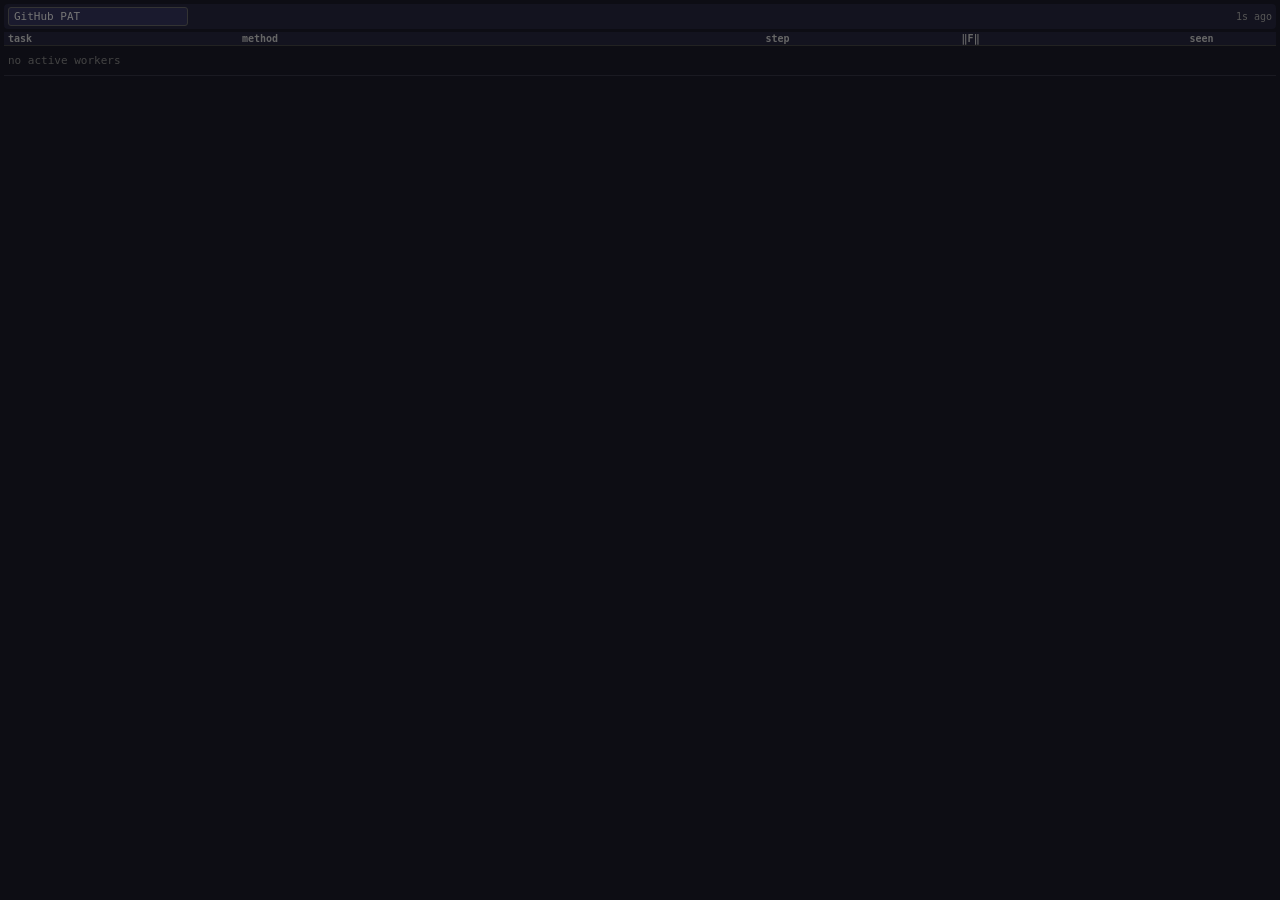
<file: runner/web/workers.html>
<!doctype html>
<html lang="en">
<head>
<meta charset="utf-8">
<title>REZN workers</title>
<meta name="viewport" content="width=device-width,initial-scale=1">
<style>
  * { box-sizing: border-box; margin: 0; padding: 0; }
  body { font-family: ui-monospace, monospace; font-size: 12px;
         background: #0d0d14; color: #d0d0e0; padding: 4px; }
  .topbar { display: flex; gap: 4px; align-items: center; flex-wrap: wrap;
            padding: 3px 4px; margin-bottom: 3px;
            background: #13131f; border-radius: 4px; }
  .topbar input { font-family: inherit; font-size: 11px;
                  background: #1a1a2e; color: #c0c0ff;
                  border: 1px solid #333; border-radius: 3px;
                  padding: 2px 5px; width: 180px; }
  .pills { display: flex; gap: 3px; flex-wrap: wrap; }
  .pill { font-size: 10px; padding: 1px 5px; border-radius: 3px;
          font-weight: 700; white-space: nowrap; }
  .pill.done    { background: #1a4a1e; color: #7ecf82; }
  .pill.claimed { background: #3a2a00; color: #f0c040; }
  .pill.ready   { background: #0f2a4a; color: #70a8f0; }
  .pill.bailed  { background: #3a1010; color: #f08070; }
  .ticker { font-size: 10px; color: #555; margin-left: auto; white-space: nowrap; }
  table { border-collapse: collapse; width: 100%; }
  th { font-size: 10px; font-weight: 700; color: #666;
       text-align: left; padding: 1px 4px; border-bottom: 1px solid #222;
       background: #13131f; position: sticky; top: 0; }
  td { padding: 1px 4px; border-bottom: 1px solid #1a1a22; white-space: nowrap; }
  tr:hover td { background: #16161f; }
  .stale { color: #b04030; }
  .ok    { color: #555; }
  .phase-newton  { color: #7ecff7; }
  .phase-accel   { color: #c87ef7; }
  .phase-picard  { color: #f7c87e; }
  .ftol-hot  { color: #ff9040; font-weight: 700; }   /* < 1e-80 */
  .ftol-warm { color: #f0c040; }                      /* < 1e-40 */
  .ftol-cool { color: #70a8f0; }                      /* < 1e-10 */
  .ftol-cold { color: #556; }                         /* >= 1e-4 */
  .no-workers { color: #444; padding: 8px 4px; font-size: 11px; }
  .section-hdr { font-size: 10px; color: #445; padding: 2px 4px;
                 background: #0f0f18; letter-spacing: 0.05em; }
</style>
</head>
<body>
<div class="topbar">
  <input type="password" id="pat" placeholder="GitHub PAT" oninput="savePat();refresh();">
  <div class="pills" id="pills"></div>
  <span class="ticker" id="ticker">—</span>
</div>
<table>
  <thead>
    <tr>
      <th>task</th>
      <th>method</th>
      <th style="text-align:right">step</th>
      <th style="text-align:right">‖F‖</th>
      <th style="text-align:right">seen</th>
      <th></th>
    </tr>
  </thead>
  <tbody id="body"></tbody>
</table>

<script>
const OWNER = "mhpbreugem", REPO = "MIWN", BRANCH = "main";
const PROJECT = "MIWN";

let taskData = null, workerData = null, progressData = {};
const _progressShaCache = {};
let _queueSha = null;
let _lastPoll = null;

function savePat() {
  const v = document.getElementById('pat').value.trim();
  if (v) localStorage.setItem('fpf_pat', v); else localStorage.removeItem('fpf_pat');
}
function getPat() { return localStorage.getItem('fpf_pat') || ''; }
window.addEventListener('DOMContentLoaded', () => {
  const p = getPat(); if (p) document.getElementById('pat').value = p;
});

function authHdr() {
  const p = getPat(); return p ? { Authorization: `token ${p}` } : {};
}
function rawUrl(path) {
  return `https://raw.githubusercontent.com/${OWNER}/${REPO}/${BRANCH}/${path}`;
}
function apiUrl(path) {
  return `https://api.github.com/repos/${OWNER}/${REPO}/contents/${path}?ref=${BRANCH}`;
}
async function fetchJ(url) {
  const r = await fetch(url, { cache: "no-store", headers: authHdr() });
  if (!r.ok) throw new Error(`${r.status}`);
  return r.json();
}

function resolvePhase(pr) {
  const ex = pr.extra || {};
  return ex.phase || ex.extra?.phase || null;
}

function phaseShort(pr) {
  const ph = resolvePhase(pr);
  const ex = pr.extra || {};
  if (ph === "mp_newton") return { label: "mp·N", cls: "phase-newton" };
  if (ph === "anderson")  return { label: "Accel", cls: "phase-accel" };
  if (ph === "picard")    return { label: "Picard", cls: "phase-picard" };
  if (ph === "newton")    return { label: `N·s${ex.stage??'?'}`, cls: "phase-newton" };
  if (ph === "presmooth") return { label: "smooth", cls: "" };
  if (pr.iter != null)    return { label: "run", cls: "" };
  return { label: "start", cls: "" };
}

function ftolClass(v) {
  if (v == null) return "";
  if (v < 1e-80) return "ftol-hot";
  if (v < 1e-40) return "ftol-warm";
  if (v < 1e-10) return "ftol-cool";
  return "ftol-cold";
}

function fmtFtol(v) {
  if (v == null) return "—";
  const e = Number(v).toExponential(1);
  // compact: drop leading zeros in exponent
  return e.replace(/e([+-])0*(\d+)/, (_, s, n) => `e${s}${n}`);
}

function fmtAge(secs) {
  if (secs == null) return "?";
  if (secs < 60)   return `${Math.round(secs)}s`;
  if (secs < 3600) return `${Math.floor(secs/60)}m${Math.floor(secs%60).toString().padStart(2,'0')}s`;
  return `${(secs/3600).toFixed(1)}h`;
}

function esc(s) { return String(s).replace(/&/g,"&amp;").replace(/</g,"&lt;").replace(/>/g,"&gt;"); }

async function loadQueue() {
  try {
    if (getPat()) {
      const meta = await fetchJ(apiUrl(`todo/TASK_QUEUE.json`));
      if (meta.sha === _queueSha) return;
      _queueSha = meta.sha;
      taskData = JSON.parse(atob(meta.content.replace(/\n/g, "")));
    } else {
      taskData = await fetchJ(rawUrl(`todo/TASK_QUEUE.json`));
    }
  } catch {}
}

async function loadWorkers() {
  try {
    const d = await fetchJ(apiUrl(`projects/${PROJECT}/heartbeats`));
    workerData = Array.isArray(d) ? d : [];
  } catch { workerData = []; }
}

async function loadProgress() {
  try {
    const pDir = await fetchJ(apiUrl(`projects/${PROJECT}/progress`));
    if (!Array.isArray(pDir)) return;
    const activeNames = new Set(pDir.filter(f => f.name.endsWith(".json")).map(f => f.name));

    let changed = false;
    for (const fname of Object.keys(_progressShaCache)) {
      if (!activeNames.has(fname)) {
        delete _progressShaCache[fname];
        delete progressData[fname.replace(".json", "")];
        _queueSha = null; changed = true;
      }
    }

    await Promise.all(pDir.filter(f => f.name.endsWith(".json")).map(async f => {
      if (_progressShaCache[f.name] === f.sha) return;
      const isNew = !(f.name in _progressShaCache);
      try {
        const d = getPat()
          ? await (async () => {
              const m = await fetchJ(apiUrl(`projects/${PROJECT}/progress/${f.name}`));
              return m.content ? JSON.parse(atob(m.content.replace(/\n/g, ""))) : fetchJ(rawUrl(`projects/${PROJECT}/progress/${f.name}`));
            })()
          : await fetchJ(rawUrl(`projects/${PROJECT}/progress/${f.name}`));
        progressData[d.task_id] = d;
        _progressShaCache[f.name] = f.sha;
        if (isNew) { _queueSha = null; changed = true; }
      } catch {}
    }));

    if (changed) loadQueue().catch(() => {});
  } catch {}
}

function render() {
  const now = Date.now();
  const tbody = document.getElementById("body");

  // Build worker rows from progress files (active within 90 min)
  const rows = Object.values(progressData)
    .filter(p => {
      const age = p.last_update ? (now - new Date(p.last_update).getTime()) / 1000 : Infinity;
      return age < 5400;
    })
    .sort((a, b) => {
      // Sort: hottest (lowest ftol) first
      const fa = a.ftol != null ? parseFloat(a.ftol) : Infinity;
      const fb = b.ftol != null ? parseFloat(b.ftol) : Infinity;
      return fa - fb;
    });

  if (!rows.length) {
    tbody.innerHTML = `<tr><td colspan="6" class="no-workers">no active workers</td></tr>`;
    return;
  }

  tbody.innerHTML = rows.map(p => {
    const age = p.last_update ? (now - new Date(p.last_update).getTime()) / 1000 : null;
    const isStale = age != null && age > 1800;
    const ageStr = fmtAge(age);
    const ph = phaseShort(p);
    const ftolVal = p.ftol != null ? parseFloat(p.ftol) : null;
    const iter = p.iter != null ? p.iter : "—";
    const taskId = esc(p.task_id || "—");
    const ageClass = isStale ? "stale" : "ok";
    const ftolCls = ftolClass(ftolVal);

    return `<tr>
      <td>${taskId}</td>
      <td class="${ph.cls}">${ph.label}</td>
      <td style="text-align:right;color:#888">${iter}</td>
      <td style="text-align:right" class="${ftolCls}">${fmtFtol(ftolVal)}</td>
      <td style="text-align:right" class="${ageClass}">${esc(ageStr)}</td>
      <td style="color:#444;font-size:10px">${esc((p.worker_id||"").slice(-8))}</td>
    </tr>`;
  }).join("");

  // Summary pills
  if (taskData) {
    const tasks = taskData.tasks || [];
    const counts = {};
    const now2 = Date.now();
    tasks.forEach(t => {
      const pr = progressData[t.id];
      const fresh = pr && pr.last_update && (now2 - new Date(pr.last_update).getTime()) < 5400000;
      const ds = (fresh && (t.status === "ready" || t.status === "bailed")) ? "claimed" : t.status;
      counts[ds] = (counts[ds] || 0) + 1;
    });
    const pOrder = ["done","claimed","ready","bailed","blocked"];
    document.getElementById("pills").innerHTML = pOrder
      .filter(s => counts[s])
      .map(s => `<span class="pill ${s}">${s[0].toUpperCase()}:${counts[s]}</span>`)
      .join("");
  }
}

function updateTicker() {
  const el = document.getElementById("ticker");
  if (!el || !_lastPoll) return;
  el.textContent = `${((Date.now() - _lastPoll) / 1000).toFixed(0)}s ago`;
}

async function refresh() {
  await Promise.all([loadWorkers(), loadProgress(), loadQueue()]);
  _lastPoll = Date.now();
  render();
}

refresh();
setInterval(async () => { await Promise.all([loadWorkers(), loadProgress()]); _lastPoll = Date.now(); render(); }, 3000);
setInterval(loadQueue, 10000);
setInterval(updateTicker, 1000);
</script>
</body>
</html>
</file>
<file: course-btandma/assets/style.css>
/* Business Taxes and M&A — course site stylesheet */
:root {
  --bg: #ffffff;
  --surface: #f6f6f4;
  --ink-1: #1a1a19;
  --ink-2: #52514e;
  --ink-3: #8a8984;
  --accent: #256abf;
  --accent-ink: #ffffff;
  --border: #e2e1dd;
  --hero-bg: #2e3f4f;
  --hero-ink: #ffffff;
  --case-bg: #eef4fb;
  --case-border: #2a78d6;
  --exercise-bg: #fdf3e7;
  --exercise-border: #eb6834;
  --c-pos: #2a78d6;
  --c-neg: #eb6834;
  --grid: #e5e5e2;
}
@media (prefers-color-scheme: dark) {
  :root {
    --bg: #1a1a19;
    --surface: #232322;
    --ink-1: #f2f1ec;
    --ink-2: #c3c2b7;
    --ink-3: #8a8984;
    --accent: #5598e7;
    --accent-ink: #0d366b;
    --border: #3a3936;
    --hero-bg: #10151b;
    --hero-ink: #f2f1ec;
    --case-bg: #16222f;
    --case-border: #3987e5;
    --exercise-bg: #2b2015;
    --exercise-border: #d95926;
    --c-pos: #3987e5;
    --c-neg: #d95926;
    --grid: #333330;
  }
}

* { box-sizing: border-box; }
html { scroll-behavior: smooth; }
body {
  margin: 0;
  font-family: "Segoe UI", -apple-system, BlinkMacSystemFont, Roboto, "Helvetica Neue", Arial, sans-serif;
  background: var(--bg);
  color: var(--ink-1);
  line-height: 1.6;
}

/* Layout: fixed sidebar + content */
.layout { display: flex; min-height: 100vh; }
.sidebar {
  width: 270px;
  flex-shrink: 0;
  background: var(--surface);
  border-right: 1px solid var(--border);
  padding: 1.25rem 1rem 2rem;
  position: sticky;
  top: 0;
  height: 100vh;
  overflow-y: auto;
}
.sidebar .site-title {
  font-size: 1.05rem;
  font-weight: 700;
  margin: 0 0 1rem;
}
.sidebar .site-title a { color: var(--ink-1); text-decoration: none; }
.sidebar nav ul { list-style: none; margin: 0; padding: 0; }
.sidebar nav li { margin: 0; }
.sidebar nav a {
  display: block;
  padding: 0.32rem 0.6rem;
  border-radius: 6px;
  color: var(--ink-2);
  text-decoration: none;
  font-size: 0.92rem;
}
.sidebar nav a:hover { background: var(--border); color: var(--ink-1); }
.sidebar nav a.current { background: var(--accent); color: var(--accent-ink); font-weight: 600; }
.sidebar nav .sub a { padding-left: 1.5rem; font-size: 0.86rem; }
.sidebar nav .group-label {
  padding: 0.7rem 0.6rem 0.2rem;
  font-size: 0.78rem;
  letter-spacing: 0.06em;
  text-transform: uppercase;
  color: var(--ink-3);
  font-weight: 600;
}
.sidebar nav a.ext::after { content: " ↗"; font-size: 0.8em; color: var(--ink-3); }

.content { flex: 1 1 auto; min-width: 0; }
.page-inner { max-width: 860px; margin: 0 auto; padding: 0 2rem 4rem; }

/* Mobile */
.menu-toggle { display: none; }
@media (max-width: 900px) {
  .layout { display: block; }
  .sidebar { position: static; width: auto; height: auto; border-right: none; border-bottom: 1px solid var(--border); }
  .sidebar nav { display: none; }
  .sidebar.open nav { display: block; }
  .menu-toggle {
    display: inline-block;
    background: none;
    border: 1px solid var(--border);
    color: var(--ink-1);
    border-radius: 6px;
    padding: 0.3rem 0.7rem;
    font-size: 0.9rem;
    cursor: pointer;
    margin-bottom: 0.5rem;
  }
  .page-inner { padding: 0 1.1rem 3rem; }
}

/* Hero */
.hero {
  background: var(--hero-bg);
  color: var(--hero-ink);
  padding: 3.2rem 2rem;
  margin-bottom: 2rem;
}
.hero h1 { margin: 0 0 0.3rem; font-size: 2rem; line-height: 1.25; }
.hero p { margin: 0.2rem 0 0; opacity: 0.85; }
.hero a { color: inherit; }

/* Typography */
h1, h2, h3 { line-height: 1.3; scroll-margin-top: 1rem; }
h1 { font-size: 1.7rem; margin: 2.8rem 0 0.8rem; border-bottom: 2px solid var(--accent); padding-bottom: 0.35rem; }
h2 { font-size: 1.3rem; margin: 2.2rem 0 0.6rem; }
h3 { font-size: 1.08rem; margin: 1.6rem 0 0.4rem; }
a { color: var(--accent); }
ul { padding-left: 1.4rem; }
li { margin: 0.15rem 0; }
.lead { font-size: 1.05rem; }

/* Tables */
.table-wrap { overflow-x: auto; margin: 1rem 0; }
table.data {
  border-collapse: collapse;
  font-size: 0.92rem;
  min-width: 320px;
}
table.data caption {
  caption-side: bottom;
  text-align: left;
  font-size: 0.84rem;
  color: var(--ink-3);
  padding-top: 0.45rem;
}
table.data th, table.data td { padding: 0.35rem 0.8rem; text-align: right; }
table.data th:first-child, table.data td:first-child { text-align: left; }
table.data thead th { border-bottom: 2px solid var(--ink-2); font-weight: 600; }
table.data tbody tr:nth-child(even) { background: var(--surface); }
table.data .rule td { border-top: 1px solid var(--ink-2); }

/* Callouts */
.case, .exercise {
  border-left: 4px solid var(--case-border);
  background: var(--case-bg);
  border-radius: 0 8px 8px 0;
  padding: 0.9rem 1.2rem;
  margin: 1.4rem 0;
}
.exercise { border-left-color: var(--exercise-border); background: var(--exercise-bg); }
.case h2, .exercise h2, .case h3, .exercise h3 { margin-top: 0.2rem; }
.kicker {
  display: inline-block;
  font-size: 0.72rem;
  font-weight: 700;
  letter-spacing: 0.08em;
  text-transform: uppercase;
  color: var(--ink-3);
  margin-bottom: 0.1rem;
}

/* Summary blocks */
.summary {
  background: var(--surface);
  border: 1px solid var(--border);
  border-radius: 8px;
  padding: 1rem 1.3rem;
  margin: 1.8rem 0;
}
.summary h2 { margin-top: 0.2rem; }

/* Figures */
figure { margin: 1.6rem 0; }
figure svg { max-width: 100%; height: auto; }
figcaption { font-size: 0.84rem; color: var(--ink-3); margin-top: 0.4rem; }
figure.placeholder .frame {
  border: 1px dashed var(--border);
  border-radius: 8px;
  background: var(--surface);
  color: var(--ink-3);
  padding: 2.2rem 1.2rem;
  text-align: center;
  font-size: 0.9rem;
}

/* Resource link cards */
.resources { display: flex; flex-wrap: wrap; gap: 0.6rem; margin: 1.2rem 0; padding: 0; list-style: none; }
.resources li { margin: 0; }
.resources a {
  display: inline-block;
  border: 1px solid var(--border);
  background: var(--surface);
  border-radius: 8px;
  padding: 0.45rem 0.9rem;
  text-decoration: none;
  font-size: 0.9rem;
  color: var(--accent);
}
.resources a:hover { border-color: var(--accent); }

/* Footer */
.site-footer {
  border-top: 1px solid var(--border);
  margin-top: 3rem;
  padding: 1.2rem 2rem;
  font-size: 0.84rem;
  color: var(--ink-3);
}

/* Formula display */
.eq {
  background: var(--surface);
  border-radius: 8px;
  padding: 0.6rem 1rem;
  margin: 0.9rem 0;
  overflow-x: auto;
}
</file>
